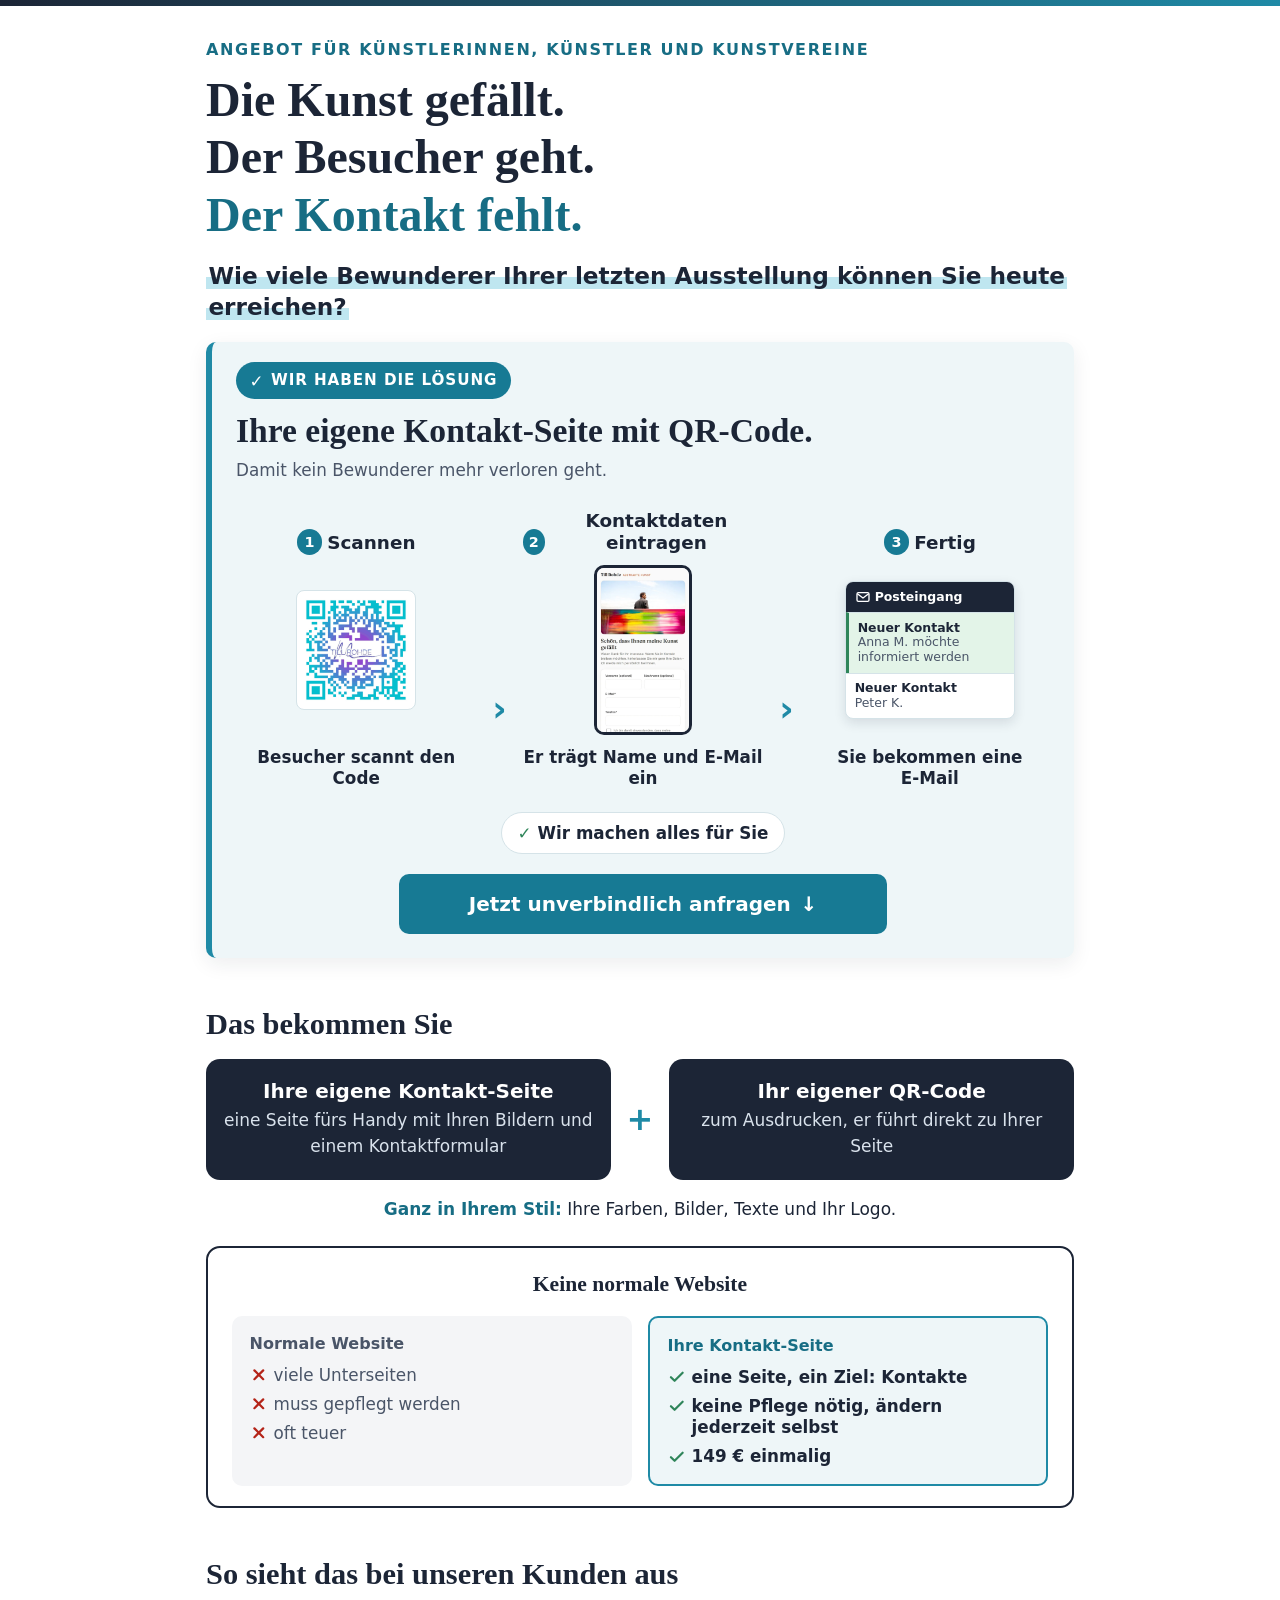
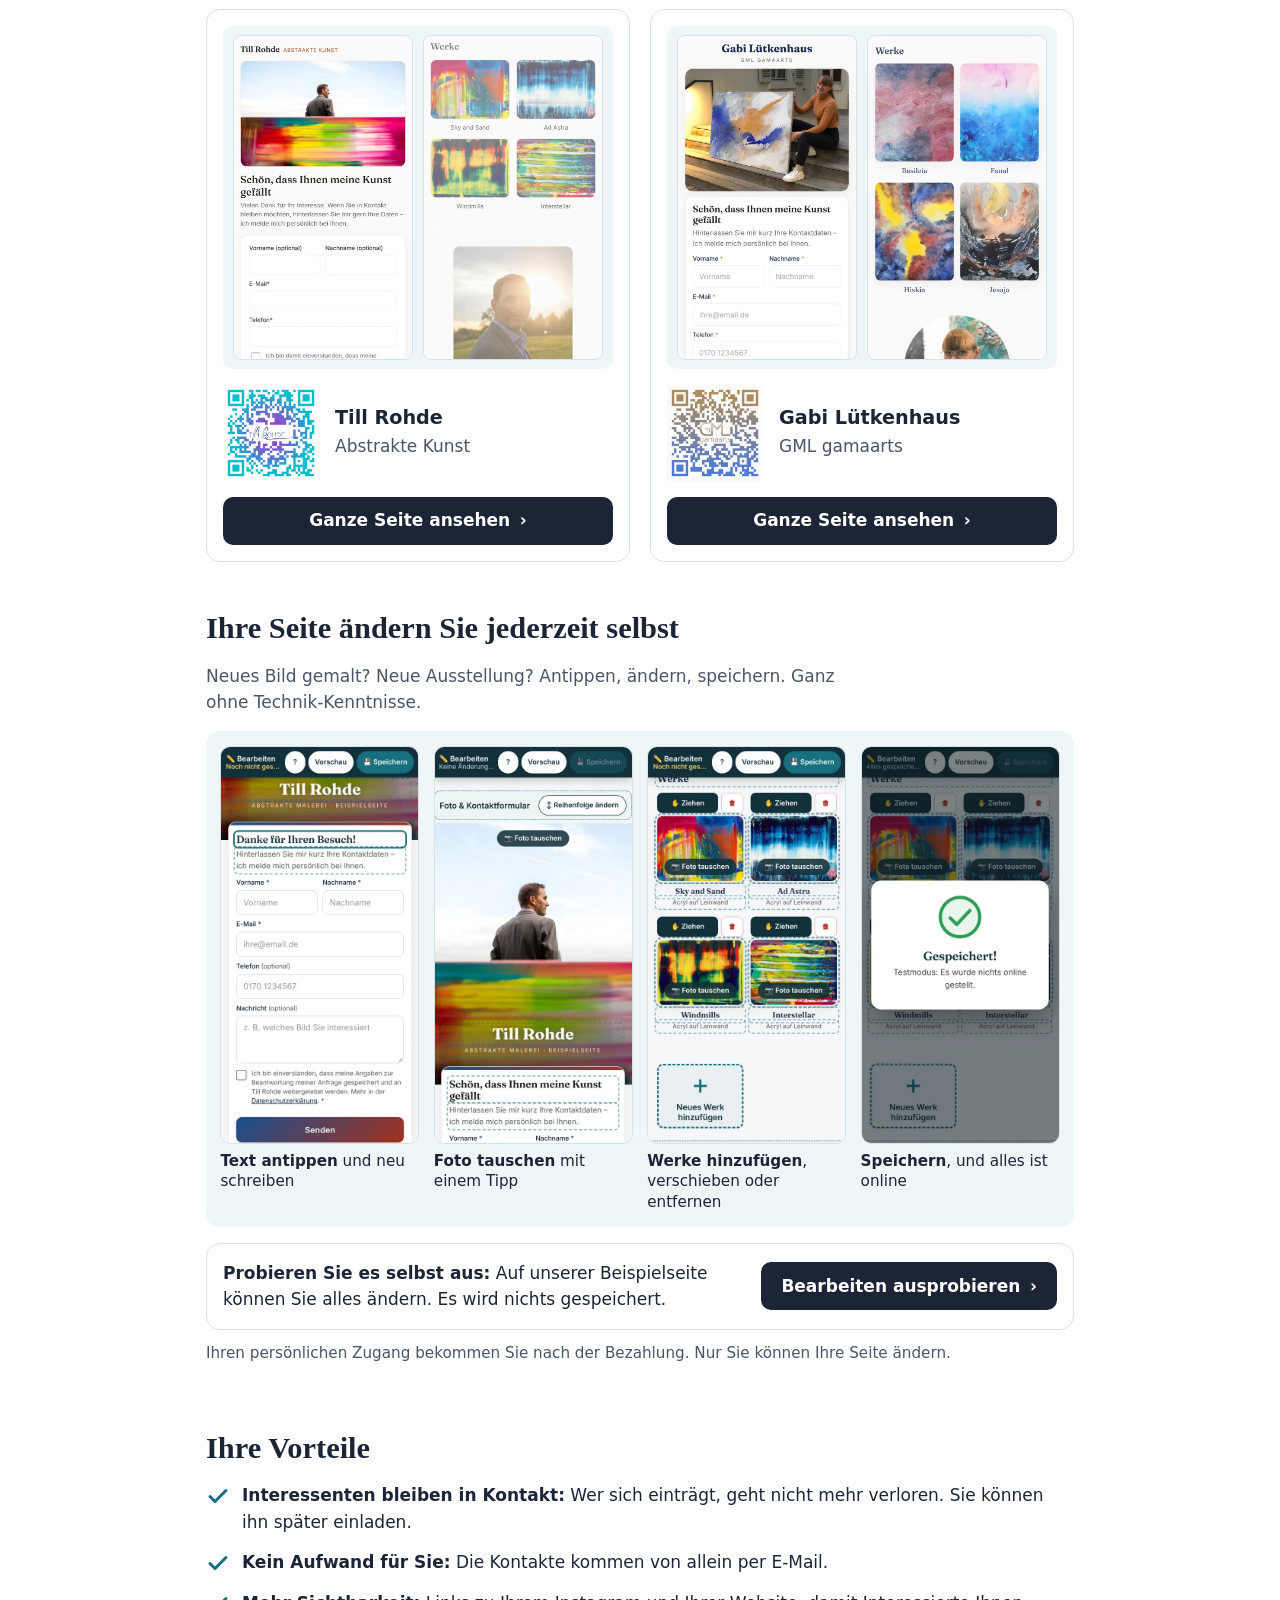
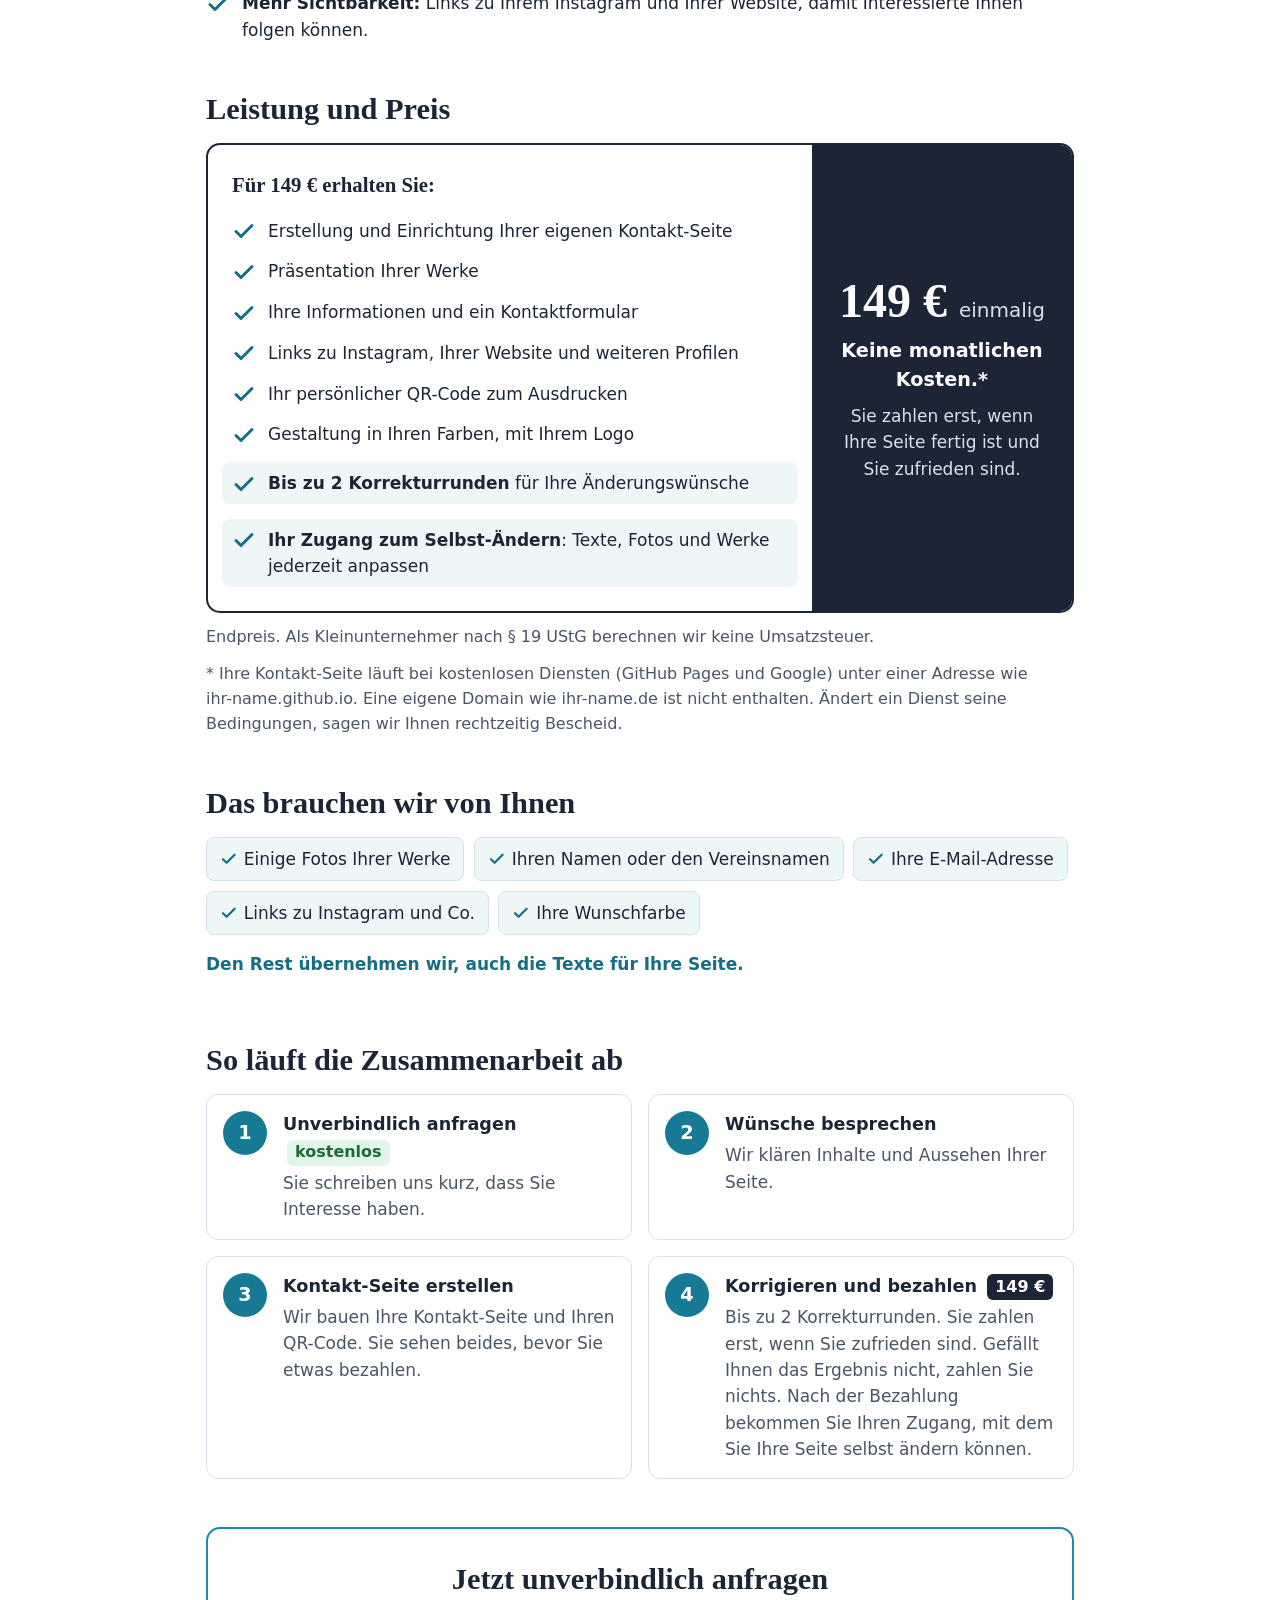
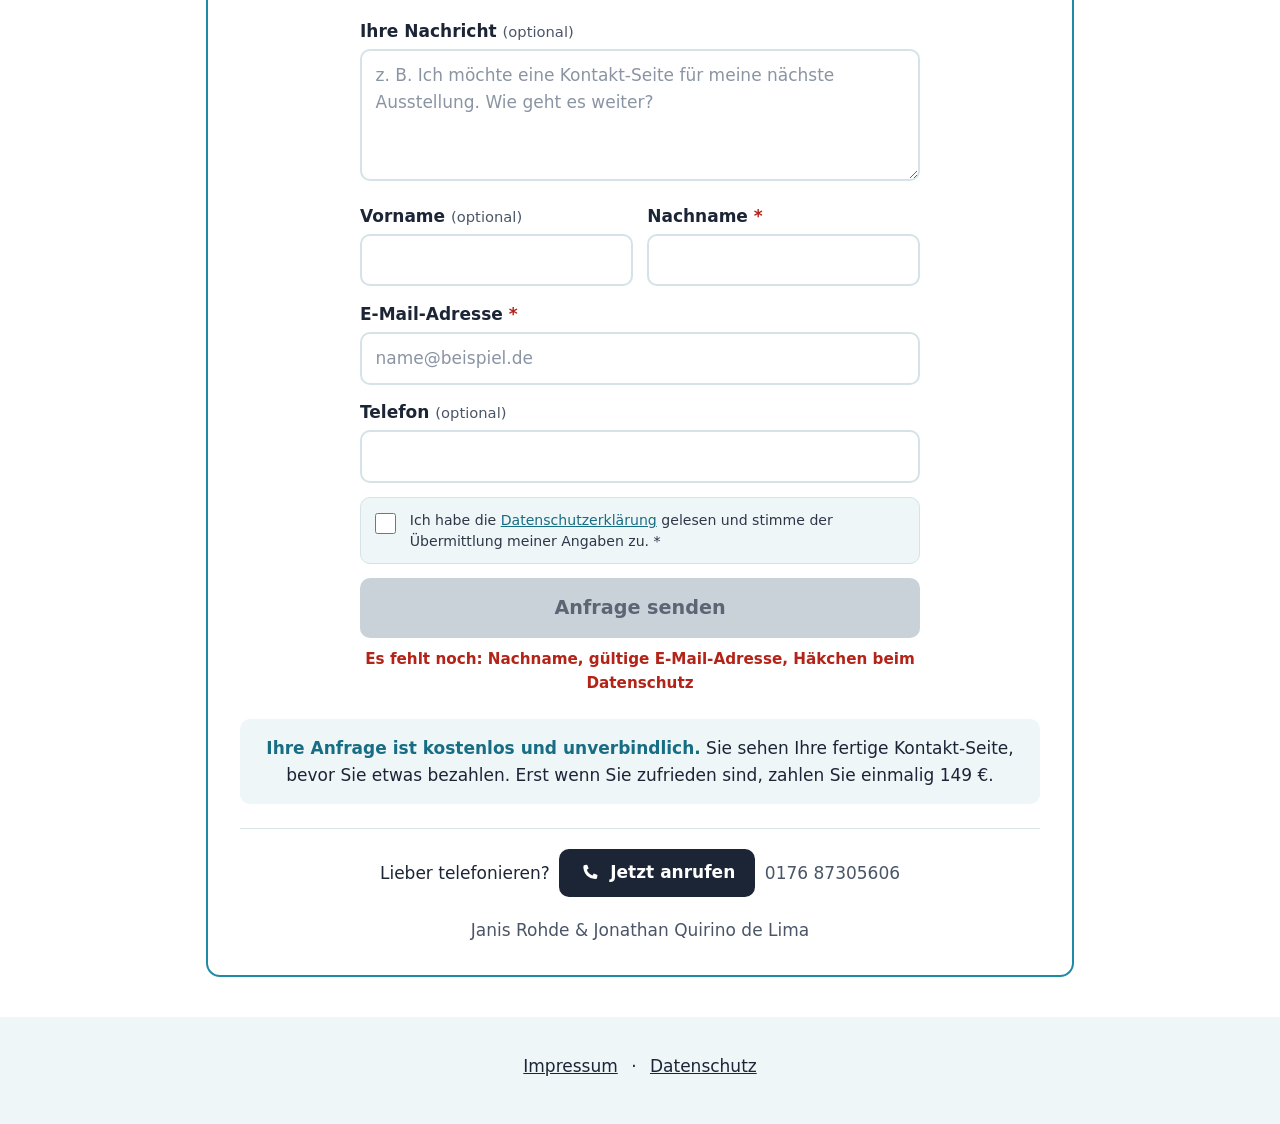
<file: index.html>
<!DOCTYPE html>
<html lang="de">
<head>
<meta charset="utf-8">
<meta name="viewport" content="width=device-width, initial-scale=1">
<meta http-equiv="Content-Security-Policy" content="default-src 'none'; img-src 'self' https://kontaktseite.goatcounter.com; style-src 'self'; script-src 'self'; connect-src https://script.google.com https://script.googleusercontent.com https://cloudflare-dns.com; form-action 'none'; base-uri 'none'; upgrade-insecure-requests">
<meta name="referrer" content="strict-origin-when-cross-origin">
<title>Die Kunst gefällt. Der Kontakt fehlt. | Kontakt-Seite mit QR-Code für Künstler</title>
<meta name="description" content="Besucher bewundern Ihre Kunst und gehen wieder. Mit Ihrer eigenen Kontakt-Seite und QR-Code hinterlassen sie ihre E-Mail. 149 € einmalig, kein Abo.">
<link rel="canonical" href="https://kontaktseite-qr.de/">

<!-- Vorschau beim Teilen (WhatsApp, E-Mail, Messenger) -->
<meta property="og:type" content="website">
<meta property="og:locale" content="de_DE">
<meta property="og:title" content="Die Kunst gefällt. Der Besucher geht. Der Kontakt fehlt.">
<meta property="og:description" content="Ihre eigene Kontakt-Seite mit QR-Code: Besucher scannen, Sie bekommen ihre E-Mail. 149 € einmalig, kein Abo.">
<meta property="og:url" content="https://kontaktseite-qr.de/">
<meta property="og:image" content="https://kontaktseite-qr.de/vorschau.jpg">
<meta property="og:image:width" content="1200">
<meta property="og:image:height" content="630">
<meta property="og:image:alt" content="Kontakt-Seite mit QR-Code für Künstler">
<meta name="twitter:card" content="summary_large_image">

<link rel="icon" href="favicon.svg" type="image/svg+xml">
<link rel="stylesheet" href="style.css">
<script src="anfrage.js" defer></script>
<script src="zaehler.js" defer></script>
</head>
<body>
<a class="skip" href="#inhalt">Zum Inhalt springen</a>
<div class="topbar"></div>

<main id="inhalt" class="wrap">

  <!-- 1. Kopfbereich -->
  <header>
    <p class="kicker">Angebot für Künstlerinnen, Künstler und Kunstvereine</p>
    <h1><span class="nw line">Die Kunst gefällt.</span> <span class="nw line">Der Besucher geht.</span> <span class="nw">Der Kontakt fehlt.</span></h1>
    <p class="question"><span>Wie viele Bewunderer Ihrer letzten Ausstellung können Sie heute erreichen?</span></p>
    <div class="solution">
      <p class="solution-badge">Wir haben die Lösung</p>
      <p class="solution-title">Ihre eigene Kontakt-Seite mit <span class="nw">QR-Code</span>.</p>
      <p class="solution-sub">Damit kein Bewunderer mehr verloren geht.</p>
      <ol class="product" aria-label="So einfach funktioniert es">
        <li>
          <strong><span class="n">1</span> Scannen</strong>
          <div class="vis"><img class="qr" src="till-qr.png" width="360" height="360" alt="Beispiel für einen QR-Code"></div>
          <b class="cap">Besucher scannt den Code</b>
        </li>
        <li class="arrow" aria-hidden="true">›</li>
        <li>
          <strong><span class="n">2</span> Kontaktdaten eintragen</strong>
          <div class="vis"><img class="phone" src="till-oben.webp" width="640" height="1149" alt="Beispiel für eine Kontakt-Seite auf dem Handy"></div>
          <b class="cap">Er trägt Name und E&#8209;Mail ein</b>
        </li>
        <li class="arrow" aria-hidden="true">›</li>
        <li>
          <strong><span class="n">3</span> Fertig</strong>
          <div class="vis">
            <div class="inbox" aria-hidden="true">
              <div class="inbox-top"><svg viewBox="0 0 24 24"><rect x="3" y="5.5" width="18" height="13" rx="2" fill="none" stroke="currentColor" stroke-width="2"/><path d="M3.5 7l8.5 6.5L20.5 7" fill="none" stroke="currentColor" stroke-width="2" stroke-linejoin="round"/></svg>Posteingang</div>
              <div class="inbox-mail new"><b>Neuer Kontakt</b><i>Anna M. möchte informiert werden</i></div>
              <div class="inbox-mail"><b>Neuer Kontakt</b><i>Peter K.</i></div>
            </div>
          </div>
          <b class="cap">Sie bekommen eine E&#8209;Mail</b>
        </li>
      </ol>
      <ul class="easy">
        <li>Wir machen alles für Sie</li>
      </ul>
      <p class="solution-cta"><a class="btn btn-main" href="#anfrage">Jetzt unverbindlich anfragen <span aria-hidden="true">↓</span></a></p>
    </div>
  </header>

  <!-- 2. Das bekommen Sie -->
  <section aria-labelledby="h-bekommen">
    <h2 id="h-bekommen">Das bekommen Sie</h2>
    <div class="offer">
      <div class="offer-box">
        <h3>Ihre eigene Kontakt-Seite</h3>
        <p>eine Seite fürs Handy mit Ihren Bildern und einem Kontaktformular</p>
      </div>
      <div class="plus" aria-hidden="true">+</div>
      <div class="offer-box">
        <h3>Ihr eigener QR-Code</h3>
        <p>zum Ausdrucken, er führt direkt zu Ihrer Seite</p>
      </div>
    </div>
    <p class="style-note"><strong>Ganz in Ihrem Stil:</strong> Ihre Farben, Bilder, Texte und Ihr Logo.</p>
    <div class="compare">
      <p class="compare-title">Keine normale Website</p>
      <div class="compare-grid">
        <div class="compare-col no">
          <p class="compare-head">Normale Website</p>
          <ul>
            <li><svg viewBox="0 0 24 24" aria-hidden="true"><path d="M6 6l12 12M18 6L6 18" fill="none" stroke="currentColor" stroke-width="3" stroke-linecap="round"/></svg>viele Unterseiten</li>
            <li><svg viewBox="0 0 24 24" aria-hidden="true"><path d="M6 6l12 12M18 6L6 18" fill="none" stroke="currentColor" stroke-width="3" stroke-linecap="round"/></svg>muss gepflegt werden</li>
            <li><svg viewBox="0 0 24 24" aria-hidden="true"><path d="M6 6l12 12M18 6L6 18" fill="none" stroke="currentColor" stroke-width="3" stroke-linecap="round"/></svg>oft teuer</li>
          </ul>
        </div>
        <div class="compare-col yes">
          <p class="compare-head">Ihre Kontakt-Seite</p>
          <ul>
            <li><svg viewBox="0 0 24 24" aria-hidden="true"><path d="M4 12.5l5 5L20 6.5" fill="none" stroke="currentColor" stroke-width="3" stroke-linecap="round" stroke-linejoin="round"/></svg>eine Seite, ein Ziel: Kontakte</li>
            <li><svg viewBox="0 0 24 24" aria-hidden="true"><path d="M4 12.5l5 5L20 6.5" fill="none" stroke="currentColor" stroke-width="3" stroke-linecap="round" stroke-linejoin="round"/></svg>keine Pflege nötig, ändern jederzeit selbst</li>
            <li><svg viewBox="0 0 24 24" aria-hidden="true"><path d="M4 12.5l5 5L20 6.5" fill="none" stroke="currentColor" stroke-width="3" stroke-linecap="round" stroke-linejoin="round"/></svg>149&nbsp;€ einmalig</li>
          </ul>
        </div>
      </div>
    </div>
  </section>

  <!-- 4. Kunden -->
  <section aria-labelledby="h-kunden">
    <h2 id="h-kunden">So sieht das bei unseren Kunden aus</h2>
    <div class="cards">

      <article class="card">
        <figure class="shots">
          <img src="till-oben.webp" width="640" height="1149" loading="lazy" alt="Handyansicht der Seite von Till Rohde, oben: Titelbild und Kontaktformular">
          <img src="till-unten.webp" width="640" height="1149" loading="lazy" alt="Handyansicht der Seite von Till Rohde, weiter unten: vier abstrakte Gemälde">
        </figure>
        <div class="who">
          <img src="till-qr.png" width="360" height="360" loading="lazy" alt="QR-Code, führt zur Seite von Till Rohde">
          <div>
            <h3>Till Rohde</h3>
            <p>Abstrakte Kunst</p>
          </div>
        </div>
        <a class="btn btn-dark" href="https://tillrohde.github.io/kontakt/" target="_blank" rel="noopener noreferrer">Ganze Seite ansehen <span aria-hidden="true">›</span><span class="sr-only"> (öffnet in neuem Fenster)</span></a>
      </article>

      <article class="card">
        <figure class="shots">
          <img src="gabi-oben.webp" width="640" height="1149" loading="lazy" alt="Handyansicht der Seite von Gabi Lütkenhaus, oben: Foto mit Gemälde und Kontaktformular">
          <img src="gabi-unten.webp" width="640" height="1149" loading="lazy" alt="Handyansicht der Seite von Gabi Lütkenhaus, weiter unten: vier Gemälde">
        </figure>
        <div class="who">
          <img src="gabi-qr.png" width="360" height="360" loading="lazy" alt="QR-Code, führt zur Seite von Gabi Lütkenhaus">
          <div>
            <h3>Gabi Lütkenhaus</h3>
            <p>GML gamaarts</p>
          </div>
        </div>
        <a class="btn btn-dark" href="https://gabiluetkenhaus.github.io/kontakt/" target="_blank" rel="noopener noreferrer">Ganze Seite ansehen <span aria-hidden="true">›</span><span class="sr-only"> (öffnet in neuem Fenster)</span></a>
      </article>

    </div>
  </section>

  <!-- Selbst ändern (Bearbeiten-Modus) -->
  <section aria-labelledby="h-selbst">
    <h2 id="h-selbst">Ihre Seite ändern Sie jederzeit selbst</h2>
    <p class="selbst-lead">Neues Bild gemalt? Neue Ausstellung? Antippen, ändern, speichern. Ganz ohne Technik-Kenntnisse.</p>
    <ol class="selbst">
      <li>
        <img src="edit-text.webp" width="520" height="1040" loading="lazy" alt="Bearbeiten-Ansicht am Handy: Die Überschrift wurde angetippt und neu geschrieben">
        <p><strong>Text antippen</strong> und neu schreiben</p>
      </li>
      <li>
        <img src="edit-foto.webp" width="520" height="1040" loading="lazy" alt="Bearbeiten-Ansicht am Handy: Knopf Foto tauschen auf dem Titelbild">
        <p><strong>Foto tauschen</strong> mit einem Tipp</p>
      </li>
      <li>
        <img src="edit-werke.webp" width="520" height="1040" loading="lazy" alt="Bearbeiten-Ansicht am Handy: Werke mit Knöpfen Ziehen und Entfernen, darunter ein großes Plus für ein neues Werk">
        <p><strong>Werke hinzufügen</strong>, verschieben oder entfernen</p>
      </li>
      <li>
        <img src="edit-speichern.webp" width="520" height="1040" loading="lazy" alt="Bearbeiten-Ansicht am Handy: Meldung Gespeichert mit grünem Haken">
        <p><strong>Speichern</strong>, und alles ist online</p>
      </li>
    </ol>
    <p class="selbst-wisch" aria-hidden="true">← Zur Seite wischen für mehr →</p>
    <div class="selbst-demo">
      <p><strong>Probieren Sie es selbst aus:</strong> Auf unserer Beispielseite können Sie alles ändern. Es wird nichts gespeichert.</p>
      <a class="btn btn-dark" href="https://kontaktseite.github.io/beispiel/ausprobieren.html" target="_blank" rel="noopener noreferrer">Bearbeiten ausprobieren <span aria-hidden="true">›</span><span class="sr-only"> (öffnet in neuem Fenster)</span></a>
    </div>
    <p class="selbst-hinweis">Ihren persönlichen Zugang bekommen Sie nach der Bezahlung. Nur Sie können Ihre Seite ändern.</p>
  </section>

  <!-- 5. Vorteile -->
  <section aria-labelledby="h-vorteile">
    <h2 id="h-vorteile">Ihre Vorteile</h2>
    <ul class="checks">
      <li><svg viewBox="0 0 24 24" aria-hidden="true"><path d="M4 12.5l5 5L20 6.5" fill="none" stroke="currentColor" stroke-width="3" stroke-linecap="round" stroke-linejoin="round"/></svg><span><strong>Interessenten bleiben in Kontakt:</strong> Wer sich einträgt, geht nicht mehr verloren. Sie können ihn später einladen.</span></li>
      <li><svg viewBox="0 0 24 24" aria-hidden="true"><path d="M4 12.5l5 5L20 6.5" fill="none" stroke="currentColor" stroke-width="3" stroke-linecap="round" stroke-linejoin="round"/></svg><span><strong>Kein Aufwand für Sie:</strong> Die Kontakte kommen von allein per E-Mail.</span></li>
      <li><svg viewBox="0 0 24 24" aria-hidden="true"><path d="M4 12.5l5 5L20 6.5" fill="none" stroke="currentColor" stroke-width="3" stroke-linecap="round" stroke-linejoin="round"/></svg><span><strong>Mehr Sichtbarkeit:</strong> Links zu Ihrem Instagram und Ihrer Website, damit Interessierte Ihnen folgen können.</span></li>
    </ul>
  </section>

  <!-- 4. + 5. Leistung und Preis -->
  <section aria-labelledby="h-leistung">
    <h2 id="h-leistung">Leistung und Preis</h2>
    <div class="offer-card">
      <div class="offer-list">
        <p class="list-title">Für 149 € erhalten Sie:</p>
        <ul class="checks">
          <li><svg viewBox="0 0 24 24" aria-hidden="true"><path d="M4 12.5l5 5L20 6.5" fill="none" stroke="currentColor" stroke-width="3" stroke-linecap="round" stroke-linejoin="round"/></svg><span>Erstellung und Einrichtung Ihrer eigenen Kontakt-Seite</span></li>
          <li><svg viewBox="0 0 24 24" aria-hidden="true"><path d="M4 12.5l5 5L20 6.5" fill="none" stroke="currentColor" stroke-width="3" stroke-linecap="round" stroke-linejoin="round"/></svg><span>Präsentation Ihrer Werke</span></li>
          <li><svg viewBox="0 0 24 24" aria-hidden="true"><path d="M4 12.5l5 5L20 6.5" fill="none" stroke="currentColor" stroke-width="3" stroke-linecap="round" stroke-linejoin="round"/></svg><span>Ihre Informationen und ein Kontaktformular</span></li>
          <li><svg viewBox="0 0 24 24" aria-hidden="true"><path d="M4 12.5l5 5L20 6.5" fill="none" stroke="currentColor" stroke-width="3" stroke-linecap="round" stroke-linejoin="round"/></svg><span>Links zu Instagram, Ihrer Website und weiteren Profilen</span></li>
          <li><svg viewBox="0 0 24 24" aria-hidden="true"><path d="M4 12.5l5 5L20 6.5" fill="none" stroke="currentColor" stroke-width="3" stroke-linecap="round" stroke-linejoin="round"/></svg><span>Ihr persönlicher QR-Code zum Ausdrucken</span></li>
          <li><svg viewBox="0 0 24 24" aria-hidden="true"><path d="M4 12.5l5 5L20 6.5" fill="none" stroke="currentColor" stroke-width="3" stroke-linecap="round" stroke-linejoin="round"/></svg><span>Gestaltung in Ihren Farben, mit Ihrem Logo</span></li>
          <li class="key"><svg viewBox="0 0 24 24" aria-hidden="true"><path d="M4 12.5l5 5L20 6.5" fill="none" stroke="currentColor" stroke-width="3" stroke-linecap="round" stroke-linejoin="round"/></svg><span><strong>Bis zu 2 Korrekturrunden</strong> für Ihre Änderungswünsche</span></li>
          <li class="key"><svg viewBox="0 0 24 24" aria-hidden="true"><path d="M4 12.5l5 5L20 6.5" fill="none" stroke="currentColor" stroke-width="3" stroke-linecap="round" stroke-linejoin="round"/></svg><span><strong>Ihr Zugang zum Selbst-Ändern</strong>: Texte, Fotos und Werke jederzeit anpassen</span></li>
        </ul>
      </div>
      <div class="price-bar">
        <p class="euro">149&nbsp;€ <span>einmalig</span></p>
        <p class="no-fees">Keine monatlichen Kosten.*</p>
        <p>Sie zahlen erst, wenn Ihre Seite fertig ist und Sie zufrieden sind.</p>
      </div>
    </div>
    <p class="fine">Endpreis. Als Kleinunternehmer nach § 19 UStG berechnen wir keine Umsatzsteuer.</p>
    <p class="fine">* Ihre Kontakt-Seite läuft bei kostenlosen Diensten (GitHub Pages und Google) unter einer Adresse wie <span class="nw">ihr-name.github.io</span>. Eine eigene Domain wie ihr-name.de ist nicht enthalten. Ändert ein Dienst seine Bedingungen, sagen wir Ihnen rechtzeitig Bescheid.</p>
  </section>

  <!-- Das brauchen wir -->
  <section aria-labelledby="h-brauche">
    <h2 id="h-brauche">Das brauchen wir von Ihnen</h2>
    <ul class="needs">
      <li><svg viewBox="0 0 24 24" aria-hidden="true"><path d="M4 12.5l5 5L20 6.5" fill="none" stroke="currentColor" stroke-width="3" stroke-linecap="round" stroke-linejoin="round"/></svg>Einige Fotos Ihrer Werke</li>
      <li><svg viewBox="0 0 24 24" aria-hidden="true"><path d="M4 12.5l5 5L20 6.5" fill="none" stroke="currentColor" stroke-width="3" stroke-linecap="round" stroke-linejoin="round"/></svg>Ihren Namen oder den Vereinsnamen</li>
      <li><svg viewBox="0 0 24 24" aria-hidden="true"><path d="M4 12.5l5 5L20 6.5" fill="none" stroke="currentColor" stroke-width="3" stroke-linecap="round" stroke-linejoin="round"/></svg>Ihre E-Mail-Adresse</li>
      <li><svg viewBox="0 0 24 24" aria-hidden="true"><path d="M4 12.5l5 5L20 6.5" fill="none" stroke="currentColor" stroke-width="3" stroke-linecap="round" stroke-linejoin="round"/></svg>Links zu Instagram und Co.</li>
      <li><svg viewBox="0 0 24 24" aria-hidden="true"><path d="M4 12.5l5 5L20 6.5" fill="none" stroke="currentColor" stroke-width="3" stroke-linecap="round" stroke-linejoin="round"/></svg>Ihre Wunschfarbe</li>
    </ul>
    <p class="highlight">Den Rest übernehmen wir, auch die Texte für Ihre Seite.</p>
  </section>

  <!-- 6. Ablauf -->
  <section aria-labelledby="h-ablauf">
    <h2 id="h-ablauf">So läuft die Zusammenarbeit ab</h2>
    <ol class="flow">
      <li>
        <span class="num" aria-hidden="true">1</span>
        <div>
          <p class="flow-title">Unverbindlich anfragen <span class="badge badge-free">kostenlos</span></p>
          <p>Sie schreiben uns kurz, dass Sie Interesse haben.</p>
        </div>
      </li>
      <li>
        <span class="num" aria-hidden="true">2</span>
        <div>
          <p class="flow-title">Wünsche besprechen</p>
          <p>Wir klären Inhalte und Aussehen Ihrer Seite.</p>
        </div>
      </li>
      <li>
        <span class="num" aria-hidden="true">3</span>
        <div>
          <p class="flow-title">Kontakt-Seite erstellen</p>
          <p>Wir bauen Ihre Kontakt-Seite und Ihren QR-Code. Sie sehen beides, bevor Sie etwas bezahlen.</p>
        </div>
      </li>
      <li>
        <span class="num" aria-hidden="true">4</span>
        <div>
          <p class="flow-title">Korrigieren und bezahlen <span class="badge badge-price">149&nbsp;€</span></p>
          <p>Bis zu 2 Korrekturrunden. Sie zahlen erst, wenn Sie zufrieden sind. Gefällt Ihnen das Ergebnis nicht, zahlen Sie nichts. Nach der Bezahlung bekommen Sie Ihren Zugang, mit dem Sie Ihre Seite selbst ändern können.</p>
        </div>
      </li>
    </ol>
  </section>

  <!-- 7. + 8. Anfrage -->
  <section id="anfrage" aria-labelledby="h-anfrage">
    <div class="cta">
      <h2 id="h-anfrage">Jetzt unverbindlich anfragen</h2>

      <form id="anfrage-form" class="lead-form" novalidate>
        <div class="hp" aria-hidden="true"><label>Website (bitte leer lassen) <input type="text" name="website" tabindex="-1" autocomplete="off"></label></div>

        <div class="field">
          <label for="f-msg">Ihre Nachricht <span class="opt">(optional)</span></label>
          <textarea id="f-msg" name="Nachricht" rows="4" maxlength="2000" placeholder="z. B. Ich möchte eine Kontakt-Seite für meine nächste Ausstellung. Wie geht es weiter?"></textarea>
        </div>
        <div class="row2">
          <div class="field">
            <label for="f-vorname">Vorname <span class="opt">(optional)</span></label>
            <input id="f-vorname" name="Vorname" type="text" autocomplete="given-name" maxlength="80">
          </div>
          <div class="field">
            <label for="f-nachname">Nachname <span class="req" aria-hidden="true">*</span></label>
            <input id="f-nachname" name="Nachname" type="text" autocomplete="family-name" maxlength="80" required aria-describedby="h-nachname">
            <p class="hint" id="h-nachname" aria-live="polite"></p>
          </div>
        </div>
        <div class="field">
          <label for="f-email">E-Mail-Adresse <span class="req" aria-hidden="true">*</span></label>
          <input id="f-email" name="email" type="email" inputmode="email" autocomplete="email" maxlength="120" required aria-describedby="h-email" placeholder="name@beispiel.de">
          <p class="hint" id="h-email" aria-live="polite"></p>
        </div>
        <div class="field">
          <label for="f-tel">Telefon <span class="opt">(optional)</span></label>
          <input id="f-tel" name="Telefon" type="tel" inputmode="tel" autocomplete="tel" maxlength="40" aria-describedby="h-tel">
          <p class="hint" id="h-tel" aria-live="polite"></p>
        </div>
        <div class="consent">
          <input id="f-consent" type="checkbox" required>
          <label for="f-consent">Ich habe die <a href="datenschutz.html#formular" target="_blank" rel="noopener noreferrer">Datenschutzerklärung</a> gelesen und stimme der Übermittlung meiner Angaben zu. <span class="req" aria-hidden="true">*</span></label>
        </div>
        <button id="f-send" class="btn btn-main send" type="submit" disabled>Anfrage senden</button>
        <p class="form-note" id="f-note">Bitte füllen Sie die Pflichtfelder aus.</p>
        <p class="form-wait" id="f-wait" hidden>Einen Moment noch, Ihre Anfrage wird übertragen …</p>
        <p class="sr-only" id="f-status" aria-live="polite"></p>
        <p class="form-error" id="f-error" role="alert" hidden></p>
      </form>

      <div id="anfrage-ok" class="success" hidden tabindex="-1">
        <svg class="tick" viewBox="0 0 52 52" aria-hidden="true"><circle cx="26" cy="26" r="24" fill="none"/><path d="M14 27l8 8 16-17" fill="none"/></svg>
        <p class="success-title">Anfrage erfolgreich gesendet!</p>
        <p>Ihre Anfrage wurde erfolgreich an <strong class="nw">&#106;&#97;&#110;&#105;&#115;&#46;&#114;&#111;&#104;&#100;&#101;&#64;&#121;&#97;&#104;&#111;&#111;&#46;&#99;&#111;&#109;</strong> gesendet.</p>
        <p class="muted-small">Wir melden uns persönlich bei Ihnen.</p>
      </div>

      <p class="transparency"><strong>Ihre Anfrage ist kostenlos und unverbindlich.</strong> Sie sehen Ihre fertige Kontakt-Seite, bevor Sie etwas bezahlen. Erst wenn Sie zufrieden sind, zahlen Sie einmalig 149&nbsp;€.</p>

      <div class="call">
        <p>Lieber telefonieren?</p>
        <a class="btn btn-dark" href="tel:+4917687305606"><svg viewBox="0 0 24 24" aria-hidden="true"><path d="M6.6 3.5l2.6-.4 1.7 4.2-2.1 1.5a11 11 0 0 0 6.4 6.4l1.5-2.1 4.2 1.7-.4 2.6a2 2 0 0 1-2.1 1.7C10.4 18.6 5.4 13.6 4.9 5.6a2 2 0 0 1 1.7-2.1z" fill="currentColor"/></svg>Jetzt anrufen</a>
        <p class="number">0176&nbsp;87305606</p>
      </div>

      <p class="sign">Janis Rohde &amp; Jonathan Quirino de Lima</p>
    </div>
  </section>

</main>

<footer>
  <nav aria-label="Rechtliches">
    <a href="impressum.html">Impressum</a> · <a href="datenschutz.html">Datenschutz</a>
  </nav>
</footer>
</body>
</html>
</file>
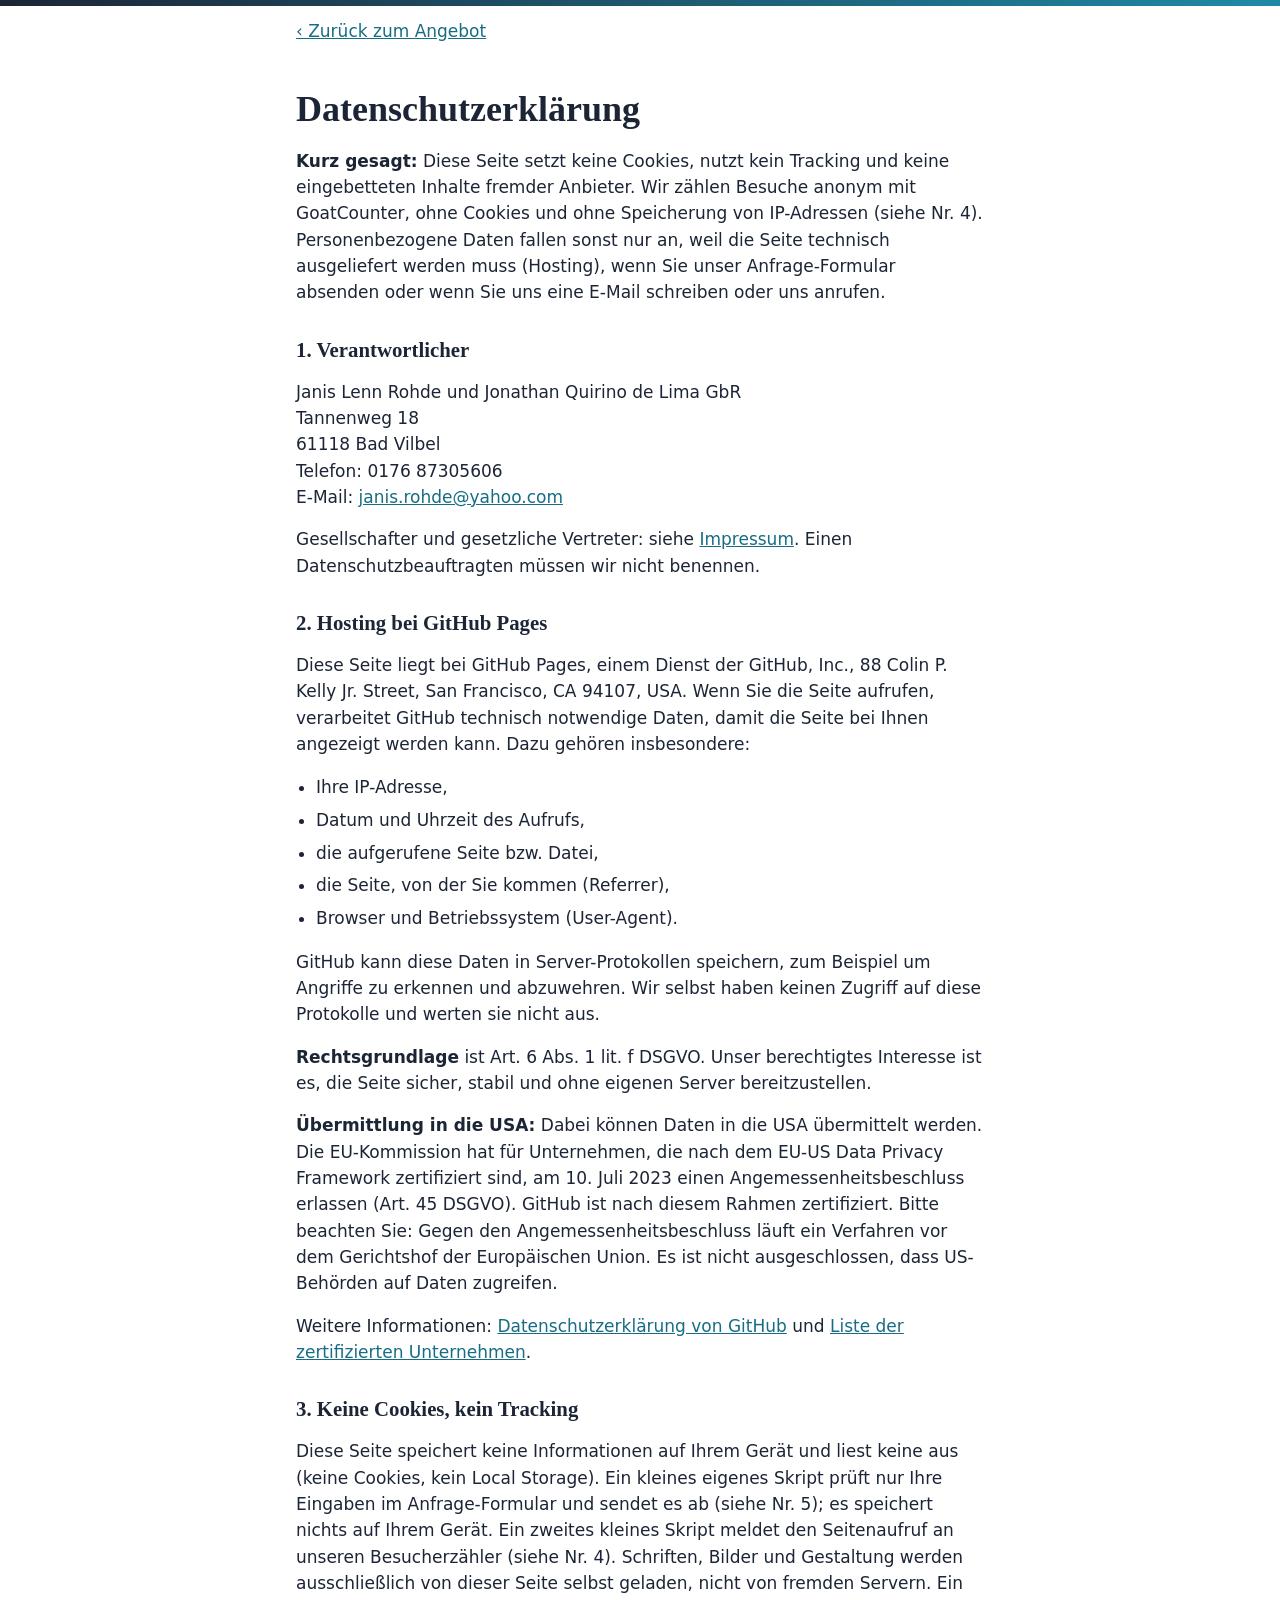
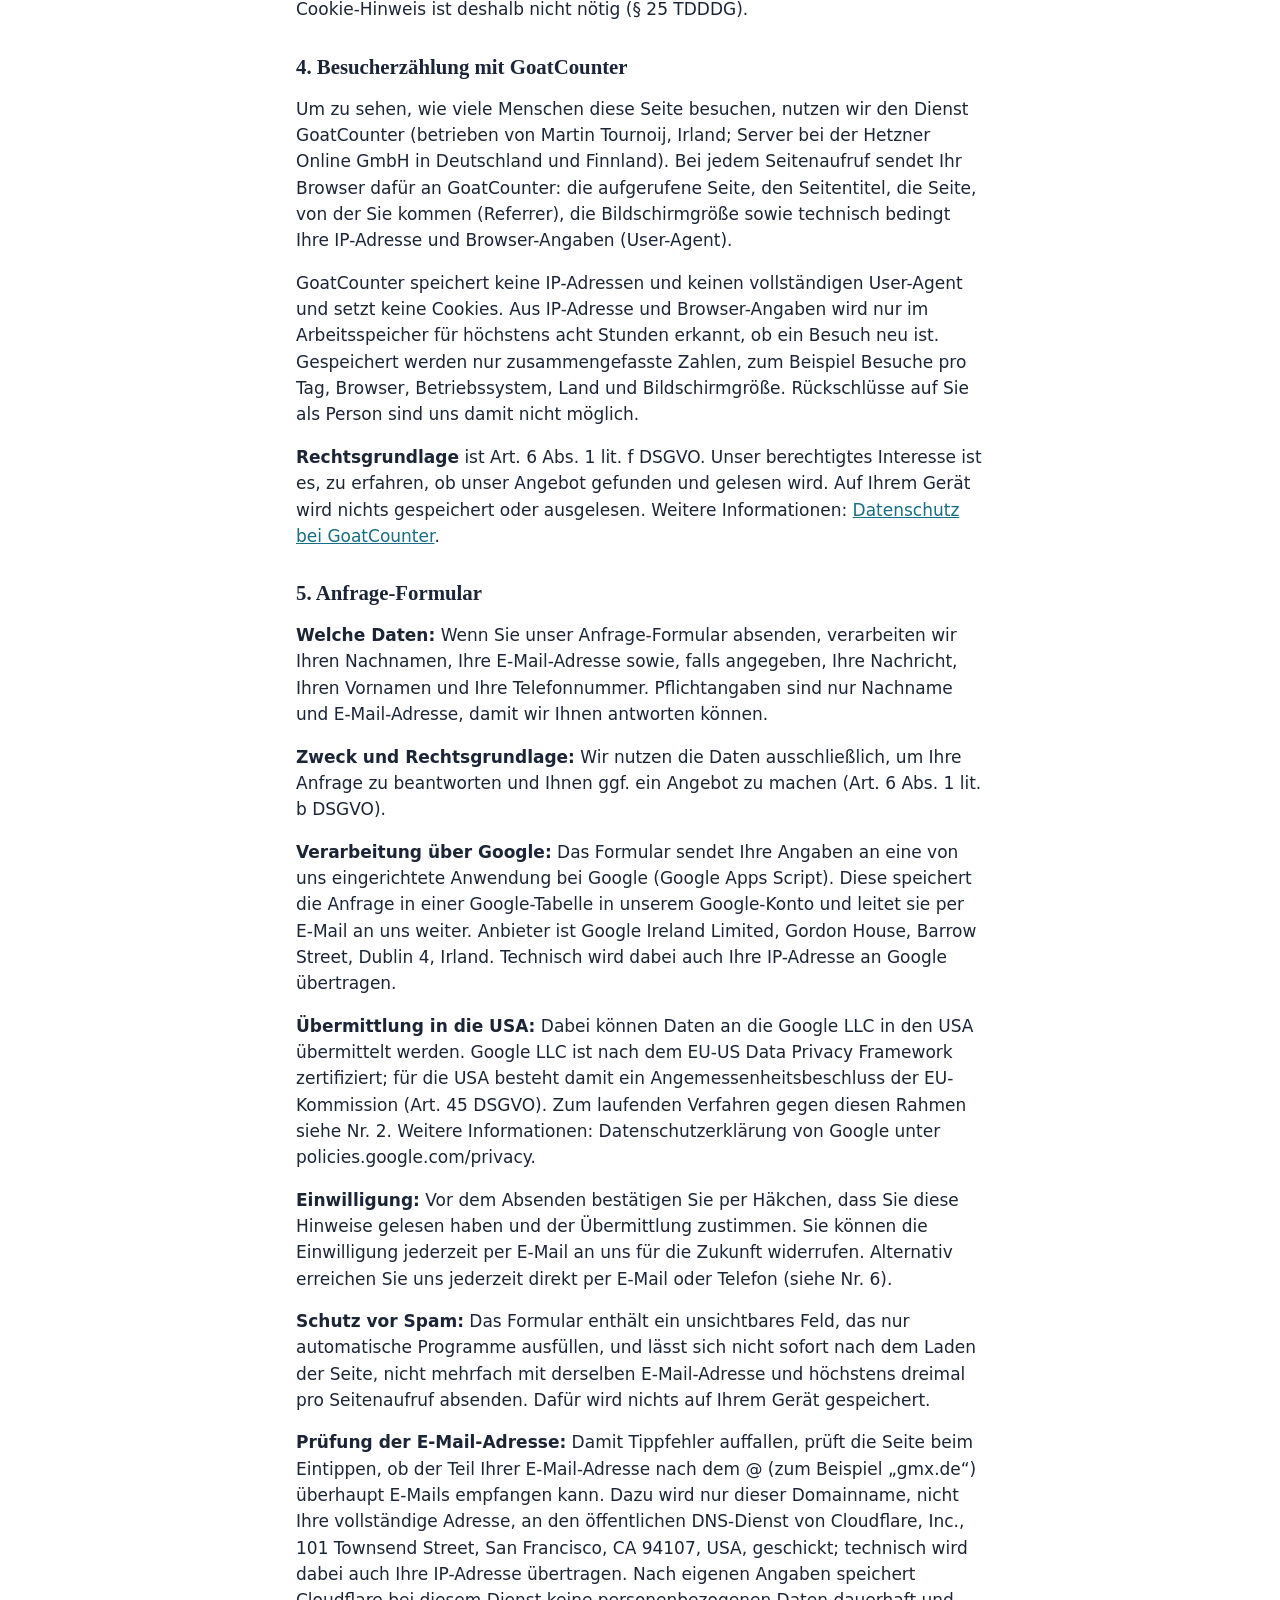
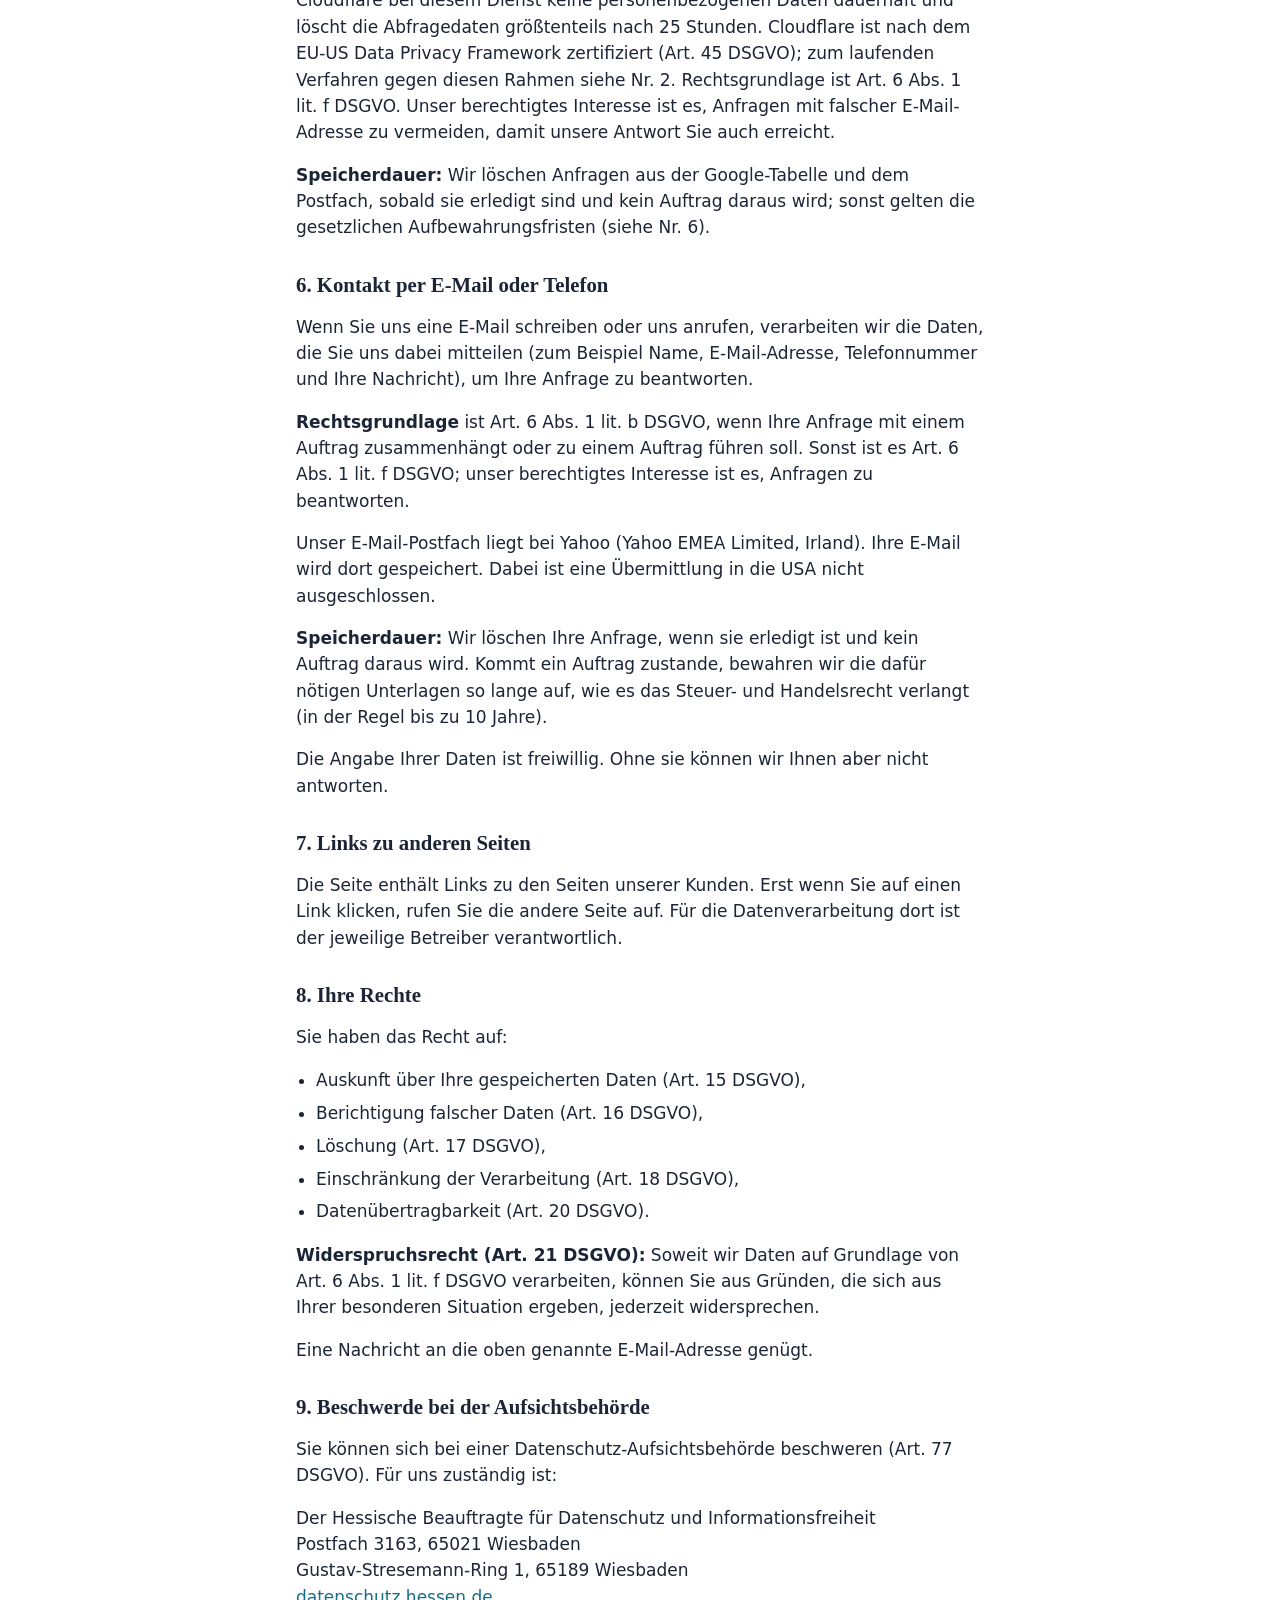
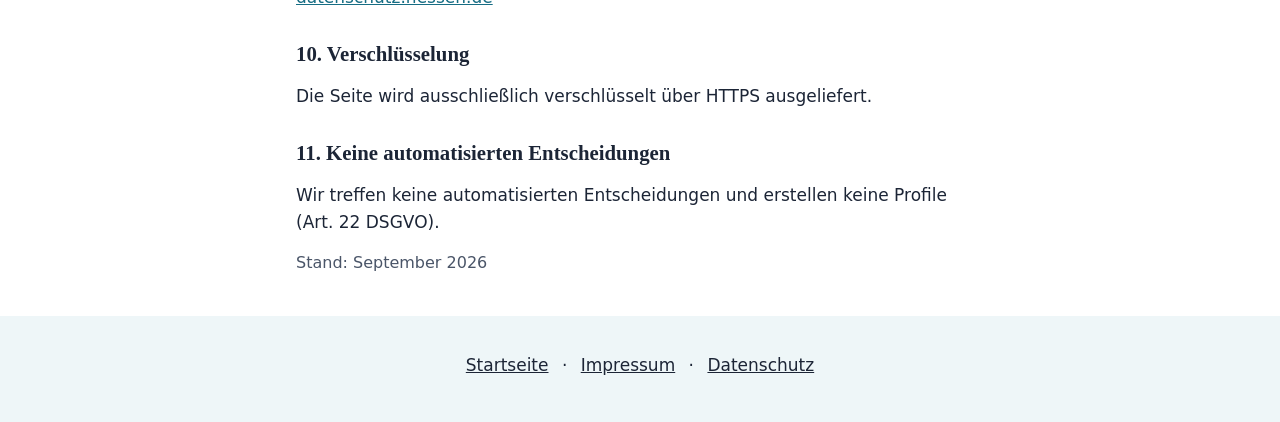
<file: datenschutz.html>
<!DOCTYPE html>
<html lang="de">
<head>
<meta charset="utf-8">
<meta name="viewport" content="width=device-width, initial-scale=1">
<meta http-equiv="Content-Security-Policy" content="default-src 'none'; img-src 'self'; style-src 'self'; base-uri 'none'; form-action 'none'; upgrade-insecure-requests">
<meta name="referrer" content="strict-origin-when-cross-origin">
<meta name="robots" content="noindex">
<title>Datenschutzerklärung</title>
<link rel="icon" href="favicon.svg" type="image/svg+xml">
<link rel="stylesheet" href="style.css">
</head>
<body>
<div class="topbar"></div>

<main class="wrap legal">
  <a class="back" href="index.html">‹ Zurück zum Angebot</a>

  <h1>Datenschutzerklärung</h1>

  <p><strong>Kurz gesagt:</strong> Diese Seite setzt keine Cookies, nutzt kein Tracking und keine eingebetteten Inhalte fremder Anbieter. Wir zählen Besuche anonym mit GoatCounter, ohne Cookies und ohne Speicherung von IP-Adressen (siehe Nr. 4). Personenbezogene Daten fallen sonst nur an, weil die Seite technisch ausgeliefert werden muss (Hosting), wenn Sie unser Anfrage-Formular absenden oder wenn Sie uns eine E-Mail schreiben oder uns anrufen.</p>

  <h2>1. Verantwortlicher</h2>
  <address>
    Janis Lenn Rohde und Jonathan Quirino de Lima GbR<br>
    Tannenweg 18<br>
    61118 Bad Vilbel<br>
    Telefon: 0176&nbsp;87305606<br>
    E-Mail: <a href="&#109;&#97;&#105;&#108;&#116;&#111;&#58;&#106;&#97;&#110;&#105;&#115;&#46;&#114;&#111;&#104;&#100;&#101;&#64;&#121;&#97;&#104;&#111;&#111;&#46;&#99;&#111;&#109;">&#106;&#97;&#110;&#105;&#115;&#46;&#114;&#111;&#104;&#100;&#101;&#64;&#121;&#97;&#104;&#111;&#111;&#46;&#99;&#111;&#109;</a>
  </address>
  <p>Gesellschafter und gesetzliche Vertreter: siehe <a href="impressum.html">Impressum</a>. Einen Datenschutzbeauftragten müssen wir nicht benennen.</p>

  <h2>2. Hosting bei GitHub Pages</h2>
  <p>Diese Seite liegt bei GitHub Pages, einem Dienst der GitHub, Inc., 88 Colin P. Kelly Jr. Street, San Francisco, CA 94107, USA. Wenn Sie die Seite aufrufen, verarbeitet GitHub technisch notwendige Daten, damit die Seite bei Ihnen angezeigt werden kann. Dazu gehören insbesondere:</p>
  <ul>
    <li>Ihre IP-Adresse,</li>
    <li>Datum und Uhrzeit des Aufrufs,</li>
    <li>die aufgerufene Seite bzw. Datei,</li>
    <li>die Seite, von der Sie kommen (Referrer),</li>
    <li>Browser und Betriebssystem (User-Agent).</li>
  </ul>
  <p>GitHub kann diese Daten in Server-Protokollen speichern, zum Beispiel um Angriffe zu erkennen und abzuwehren. Wir selbst haben keinen Zugriff auf diese Protokolle und werten sie nicht aus.</p>
  <p><strong>Rechtsgrundlage</strong> ist Art. 6 Abs. 1 lit. f DSGVO. Unser berechtigtes Interesse ist es, die Seite sicher, stabil und ohne eigenen Server bereitzustellen.</p>
  <p><strong>Übermittlung in die USA:</strong> Dabei können Daten in die USA übermittelt werden. Die EU-Kommission hat für Unternehmen, die nach dem EU-US Data Privacy Framework zertifiziert sind, am 10. Juli 2023 einen Angemessenheitsbeschluss erlassen (Art. 45 DSGVO). GitHub ist nach diesem Rahmen zertifiziert. Bitte beachten Sie: Gegen den Angemessenheitsbeschluss läuft ein Verfahren vor dem Gerichtshof der Europäischen Union. Es ist nicht ausgeschlossen, dass US-Behörden auf Daten zugreifen.</p>
  <p>Weitere Informationen: <a href="https://docs.github.com/de/site-policy/privacy-policies/github-general-privacy-statement" target="_blank" rel="noopener noreferrer">Datenschutzerklärung von GitHub</a> und <a href="https://www.dataprivacyframework.gov/list" target="_blank" rel="noopener noreferrer">Liste der zertifizierten Unternehmen</a>.</p>

  <h2>3. Keine Cookies, kein Tracking</h2>
  <p>Diese Seite speichert keine Informationen auf Ihrem Gerät und liest keine aus (keine Cookies, kein Local Storage). Ein kleines eigenes Skript prüft nur Ihre Eingaben im Anfrage-Formular und sendet es ab (siehe Nr. 5); es speichert nichts auf Ihrem Gerät. Ein zweites kleines Skript meldet den Seitenaufruf an unseren Besucherzähler (siehe Nr. 4). Schriften, Bilder und Gestaltung werden ausschließlich von dieser Seite selbst geladen, nicht von fremden Servern. Ein Cookie-Hinweis ist deshalb nicht nötig (§ 25 TDDDG).</p>

  <h2 id="zaehler">4. Besucherzählung mit GoatCounter</h2>
  <p>Um zu sehen, wie viele Menschen diese Seite besuchen, nutzen wir den Dienst GoatCounter (betrieben von Martin Tournoij, Irland; Server bei der Hetzner Online GmbH in Deutschland und Finnland). Bei jedem Seitenaufruf sendet Ihr Browser dafür an GoatCounter: die aufgerufene Seite, den Seitentitel, die Seite, von der Sie kommen (Referrer), die Bildschirmgröße sowie technisch bedingt Ihre IP-Adresse und Browser-Angaben (User-Agent).</p>
  <p>GoatCounter speichert keine IP-Adressen und keinen vollständigen User-Agent und setzt keine Cookies. Aus IP-Adresse und Browser-Angaben wird nur im Arbeitsspeicher für höchstens acht Stunden erkannt, ob ein Besuch neu ist. Gespeichert werden nur zusammengefasste Zahlen, zum Beispiel Besuche pro Tag, Browser, Betriebssystem, Land und Bildschirmgröße. Rückschlüsse auf Sie als Person sind uns damit nicht möglich.</p>
  <p><strong>Rechtsgrundlage</strong> ist Art. 6 Abs. 1 lit. f DSGVO. Unser berechtigtes Interesse ist es, zu erfahren, ob unser Angebot gefunden und gelesen wird. Auf Ihrem Gerät wird nichts gespeichert oder ausgelesen. Weitere Informationen: <a href="https://www.goatcounter.com/help/privacy" target="_blank" rel="noopener noreferrer">Datenschutz bei GoatCounter</a>.</p>

  <h2 id="formular">5. Anfrage-Formular</h2>
  <p><strong>Welche Daten:</strong> Wenn Sie unser Anfrage-Formular absenden, verarbeiten wir Ihren Nachnamen, Ihre E-Mail-Adresse sowie, falls angegeben, Ihre Nachricht, Ihren Vornamen und Ihre Telefonnummer. Pflichtangaben sind nur Nachname und E-Mail-Adresse, damit wir Ihnen antworten können.</p>
  <p><strong>Zweck und Rechtsgrundlage:</strong> Wir nutzen die Daten ausschließlich, um Ihre Anfrage zu beantworten und Ihnen ggf. ein Angebot zu machen (Art. 6 Abs. 1 lit. b DSGVO).</p>
  <p><strong>Verarbeitung über Google:</strong> Das Formular sendet Ihre Angaben an eine von uns eingerichtete Anwendung bei Google (Google Apps Script). Diese speichert die Anfrage in einer Google-Tabelle in unserem Google-Konto und leitet sie per E-Mail an uns weiter. Anbieter ist Google Ireland Limited, Gordon House, Barrow Street, Dublin 4, Irland. Technisch wird dabei auch Ihre IP-Adresse an Google übertragen.</p>
  <p><strong>Übermittlung in die USA:</strong> Dabei können Daten an die Google LLC in den USA übermittelt werden. Google LLC ist nach dem EU-US Data Privacy Framework zertifiziert; für die USA besteht damit ein Angemessenheitsbeschluss der EU-Kommission (Art. 45 DSGVO). Zum laufenden Verfahren gegen diesen Rahmen siehe Nr. 2. Weitere Informationen: Datenschutzerklärung von Google unter policies.google.com/privacy.</p>
  <p><strong>Einwilligung:</strong> Vor dem Absenden bestätigen Sie per Häkchen, dass Sie diese Hinweise gelesen haben und der Übermittlung zustimmen. Sie können die Einwilligung jederzeit per E-Mail an uns für die Zukunft widerrufen. Alternativ erreichen Sie uns jederzeit direkt per E-Mail oder Telefon (siehe Nr. 6).</p>
  <p><strong>Schutz vor Spam:</strong> Das Formular enthält ein unsichtbares Feld, das nur automatische Programme ausfüllen, und lässt sich nicht sofort nach dem Laden der Seite, nicht mehrfach mit derselben E-Mail-Adresse und höchstens dreimal pro Seitenaufruf absenden. Dafür wird nichts auf Ihrem Gerät gespeichert.</p>
  <p id="email-pruefung"><strong>Prüfung der E-Mail-Adresse:</strong> Damit Tippfehler auffallen, prüft die Seite beim Eintippen, ob der Teil Ihrer E-Mail-Adresse nach dem @ (zum Beispiel „gmx.de“) überhaupt E-Mails empfangen kann. Dazu wird nur dieser Domainname, nicht Ihre vollständige Adresse, an den öffentlichen DNS-Dienst von Cloudflare, Inc., 101 Townsend Street, San Francisco, CA 94107, USA, geschickt; technisch wird dabei auch Ihre IP-Adresse übertragen. Nach eigenen Angaben speichert Cloudflare bei diesem Dienst keine personenbezogenen Daten dauerhaft und löscht die Abfragedaten größtenteils nach 25 Stunden. Cloudflare ist nach dem EU-US Data Privacy Framework zertifiziert (Art. 45 DSGVO); zum laufenden Verfahren gegen diesen Rahmen siehe Nr. 2. Rechtsgrundlage ist Art. 6 Abs. 1 lit. f DSGVO. Unser berechtigtes Interesse ist es, Anfragen mit falscher E-Mail-Adresse zu vermeiden, damit unsere Antwort Sie auch erreicht.</p>
  <p><strong>Speicherdauer:</strong> Wir löschen Anfragen aus der Google-Tabelle und dem Postfach, sobald sie erledigt sind und kein Auftrag daraus wird; sonst gelten die gesetzlichen Aufbewahrungsfristen (siehe Nr. 6).</p>

  <h2>6. Kontakt per E-Mail oder Telefon</h2>
  <p>Wenn Sie uns eine E-Mail schreiben oder uns anrufen, verarbeiten wir die Daten, die Sie uns dabei mitteilen (zum Beispiel Name, E-Mail-Adresse, Telefonnummer und Ihre Nachricht), um Ihre Anfrage zu beantworten.</p>
  <p><strong>Rechtsgrundlage</strong> ist Art. 6 Abs. 1 lit. b DSGVO, wenn Ihre Anfrage mit einem Auftrag zusammenhängt oder zu einem Auftrag führen soll. Sonst ist es Art. 6 Abs. 1 lit. f DSGVO; unser berechtigtes Interesse ist es, Anfragen zu beantworten.</p>
  <p>Unser E-Mail-Postfach liegt bei Yahoo (Yahoo EMEA Limited, Irland). Ihre E-Mail wird dort gespeichert. Dabei ist eine Übermittlung in die USA nicht ausgeschlossen.</p>
  <p><strong>Speicherdauer:</strong> Wir löschen Ihre Anfrage, wenn sie erledigt ist und kein Auftrag daraus wird. Kommt ein Auftrag zustande, bewahren wir die dafür nötigen Unterlagen so lange auf, wie es das Steuer- und Handelsrecht verlangt (in der Regel bis zu 10 Jahre).</p>
  <p>Die Angabe Ihrer Daten ist freiwillig. Ohne sie können wir Ihnen aber nicht antworten.</p>

  <h2>7. Links zu anderen Seiten</h2>
  <p>Die Seite enthält Links zu den Seiten unserer Kunden. Erst wenn Sie auf einen Link klicken, rufen Sie die andere Seite auf. Für die Datenverarbeitung dort ist der jeweilige Betreiber verantwortlich.</p>

  <h2>8. Ihre Rechte</h2>
  <p>Sie haben das Recht auf:</p>
  <ul>
    <li>Auskunft über Ihre gespeicherten Daten (Art. 15 DSGVO),</li>
    <li>Berichtigung falscher Daten (Art. 16 DSGVO),</li>
    <li>Löschung (Art. 17 DSGVO),</li>
    <li>Einschränkung der Verarbeitung (Art. 18 DSGVO),</li>
    <li>Datenübertragbarkeit (Art. 20 DSGVO).</li>
  </ul>
  <p><strong>Widerspruchsrecht (Art. 21 DSGVO):</strong> Soweit wir Daten auf Grundlage von Art. 6 Abs. 1 lit. f DSGVO verarbeiten, können Sie aus Gründen, die sich aus Ihrer besonderen Situation ergeben, jederzeit widersprechen.</p>
  <p>Eine Nachricht an die oben genannte E-Mail-Adresse genügt.</p>

  <h2>9. Beschwerde bei der Aufsichtsbehörde</h2>
  <p>Sie können sich bei einer Datenschutz-Aufsichtsbehörde beschweren (Art. 77 DSGVO). Für uns zuständig ist:</p>
  <address>
    Der Hessische Beauftragte für Datenschutz und Informationsfreiheit<br>
    Postfach 3163, 65021 Wiesbaden<br>
    Gustav-Stresemann-Ring 1, 65189 Wiesbaden<br>
    <a href="https://datenschutz.hessen.de" target="_blank" rel="noopener noreferrer">datenschutz.hessen.de</a>
  </address>

  <h2>10. Verschlüsselung</h2>
  <p>Die Seite wird ausschließlich verschlüsselt über HTTPS ausgeliefert.</p>

  <h2>11. Keine automatisierten Entscheidungen</h2>
  <p>Wir treffen keine automatisierten Entscheidungen und erstellen keine Profile (Art. 22 DSGVO).</p>

  <p class="fine">Stand: September 2026</p>
</main>

<footer>
  <nav aria-label="Rechtliches">
    <a href="index.html">Startseite</a> · <a href="impressum.html">Impressum</a> · <a href="datenschutz.html" aria-current="page">Datenschutz</a>
  </nav>
</footer>
</body>
</html>
</file>
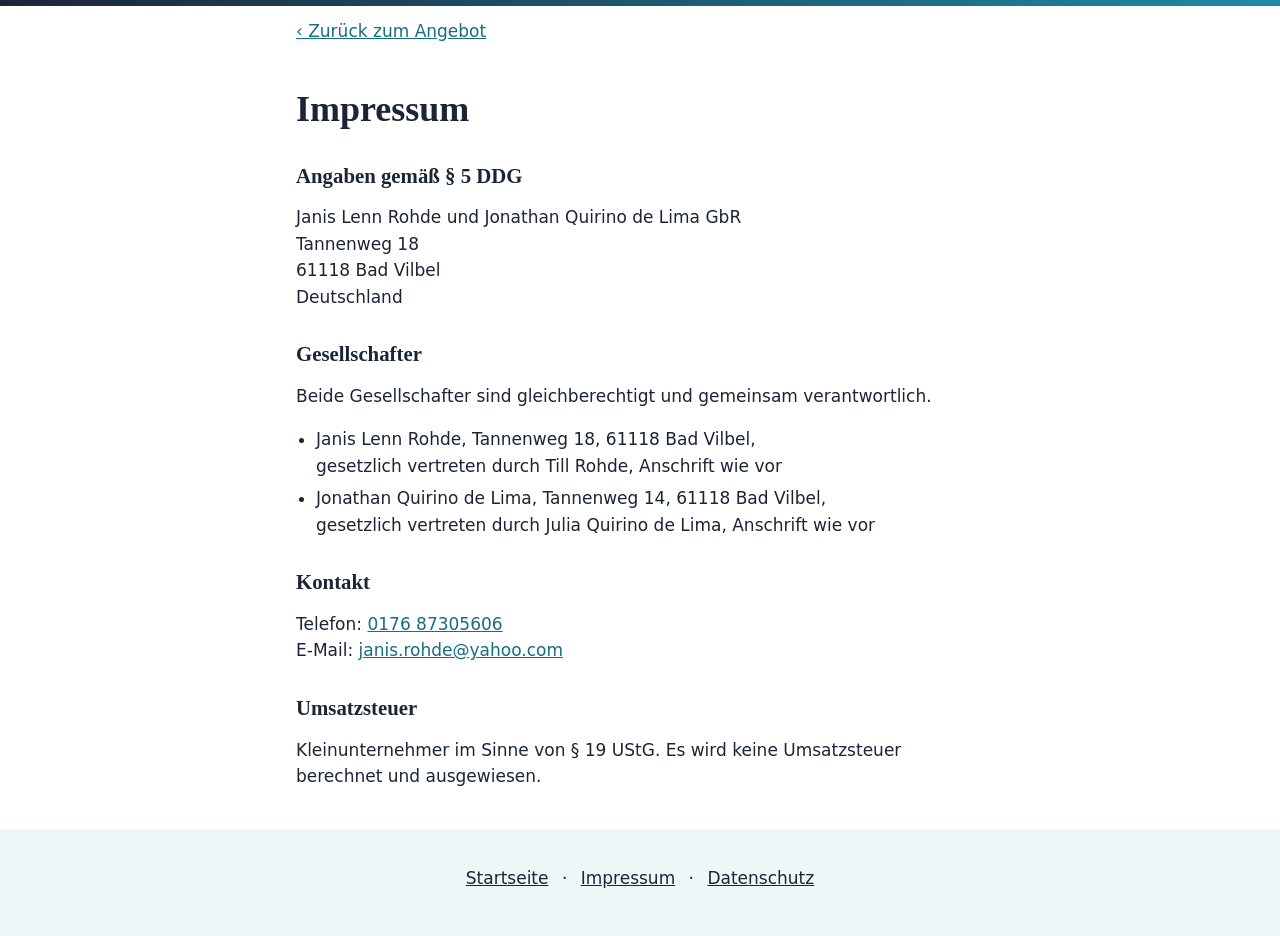
<file: impressum.html>
<!DOCTYPE html>
<html lang="de">
<head>
<meta charset="utf-8">
<meta name="viewport" content="width=device-width, initial-scale=1">
<meta http-equiv="Content-Security-Policy" content="default-src 'none'; img-src 'self'; style-src 'self'; base-uri 'none'; form-action 'none'; upgrade-insecure-requests">
<meta name="referrer" content="strict-origin-when-cross-origin">
<meta name="robots" content="noindex">
<title>Impressum</title>
<link rel="icon" href="favicon.svg" type="image/svg+xml">
<link rel="stylesheet" href="style.css">
</head>
<body>
<div class="topbar"></div>

<main class="wrap legal">
  <a class="back" href="index.html">‹ Zurück zum Angebot</a>

  <h1>Impressum</h1>

  <h2>Angaben gemäß § 5 DDG</h2>
  <address>
    Janis Lenn Rohde und Jonathan Quirino de Lima GbR<br>
    Tannenweg 18<br>
    61118 Bad Vilbel<br>
    Deutschland
  </address>

  <h2>Gesellschafter</h2>
  <p>Beide Gesellschafter sind gleichberechtigt und gemeinsam verantwortlich.</p>
  <ul>
    <li>Janis Lenn Rohde, Tannenweg 18, 61118 Bad Vilbel,<br>gesetzlich vertreten durch Till Rohde, Anschrift wie vor</li>
    <li>Jonathan Quirino de Lima, Tannenweg 14, 61118 Bad Vilbel,<br>gesetzlich vertreten durch Julia Quirino de Lima, Anschrift wie vor</li>
  </ul>

  <h2>Kontakt</h2>
  <p>
    Telefon: <a href="tel:+4917687305606">0176&nbsp;87305606</a><br>
    E-Mail: <a href="&#109;&#97;&#105;&#108;&#116;&#111;&#58;&#106;&#97;&#110;&#105;&#115;&#46;&#114;&#111;&#104;&#100;&#101;&#64;&#121;&#97;&#104;&#111;&#111;&#46;&#99;&#111;&#109;">&#106;&#97;&#110;&#105;&#115;&#46;&#114;&#111;&#104;&#100;&#101;&#64;&#121;&#97;&#104;&#111;&#111;&#46;&#99;&#111;&#109;</a>
  </p>

  <h2>Umsatzsteuer</h2>
  <p>Kleinunternehmer im Sinne von § 19 UStG. Es wird keine Umsatzsteuer berechnet und ausgewiesen.</p>
</main>

<footer>
  <nav aria-label="Rechtliches">
    <a href="index.html">Startseite</a> · <a href="impressum.html" aria-current="page">Impressum</a> · <a href="datenschutz.html">Datenschutz</a>
  </nav>
</footer>
</body>
</html>
</file>
<file: style.css>
/* Angebot: Webseite + QR-Code für Künstler
   Nur Systemschriften, keine externen Dateien. Mobile first. */

:root {
  --navy: #1c2536;
  --petrol: #1f8aa6;        /* Deko: Linien, Plus, Rahmen */
  --petrol-dark: #177a94;   /* Flächen mit weißer Schrift (Kontrast AA) */
  --petrol-text: #176d84;   /* petrolfarbener Text auf Weiß/Hellblau (Kontrast AA) */
  --light: #eef6f8;
  --white: #ffffff;
  --text: #1c2536;
  --muted: #4a5568;
  --border: #d5e3e8;

  --serif: Georgia, "Times New Roman", "DejaVu Serif", serif;
  --sans: system-ui, -apple-system, "Segoe UI", Roboto, "Helvetica Neue", Arial, sans-serif;

  --radius: 14px;
  --gap: 1rem;
}

*,
*::before,
*::after { box-sizing: border-box; }

html {
  -webkit-text-size-adjust: 100%;
  text-size-adjust: 100%;
}

body {
  margin: 0;
  background: var(--white);
  color: var(--text);
  font-family: var(--sans);
  font-size: 1.0625rem;   /* 17 px */
  line-height: 1.55;
}

img {
  display: block;
  max-width: 100%;
  height: auto;
}

a { color: var(--petrol-text); }

a:focus-visible,
.btn:focus-visible {
  outline: 3px solid var(--navy);
  outline-offset: 3px;
}

.sr-only {
  position: absolute;
  width: 1px;
  height: 1px;
  overflow: hidden;
  clip-path: inset(50%);
  white-space: nowrap;
}

.skip {
  position: absolute;
  left: -9999px;
}
.skip:focus {
  left: 1rem;
  top: 1rem;
  z-index: 10;
  background: var(--white);
  padding: .5rem 1rem;
}

.wrap {
  width: 100%;
  max-width: 900px;
  margin: 0 auto;
  padding: 0 1rem;
}

.topbar {
  height: 6px;
  background: linear-gradient(90deg, var(--navy), var(--petrol));
}

section { padding: 2rem 0 0; }

h1, h2, h3 {
  font-family: var(--serif);
  color: var(--navy);
  line-height: 1.2;
  margin: 0 0 1rem;
}
h1 { font-size: clamp(1.9rem, 6.5vw, 2.75rem); }
h1 > span { color: var(--petrol-text); display: block; }
.nw { white-space: nowrap; }
h2 { font-size: clamp(1.45rem, 4.5vw, 1.9rem); }
h3 { font-size: 1.2rem; margin-bottom: .25rem; }

p { margin: 0 0 1rem; }

.kicker {
  font-family: var(--sans);
  font-size: 1rem;
  font-weight: 700;
  letter-spacing: .1em;
  text-transform: uppercase;
  color: var(--petrol-text);
  margin: 2rem 0 .5rem;
}

/* ---------- Das bekommen Sie ---------- */
.offer {
  display: grid;
  gap: .5rem;
  align-items: center;
  text-align: center;
}
.offer-box {
  background: var(--navy);
  color: var(--white);
  border-radius: var(--radius);
  padding: 1.25rem 1rem;
}
.offer-box h3 {
  color: var(--white);
  font-family: var(--sans);
  font-size: 1.25rem;
}
.offer-box p { margin: 0; color: #d9e2ec; }
.plus {
  font-size: 2rem;
  font-weight: 700;
  color: var(--petrol);
  line-height: 1;
}
.style-note {
  text-align: center;
  margin: 1rem 0 0;
}
.style-note strong { color: var(--petrol-text); }

/* ---------- Schritte ---------- */
.steps {
  list-style: none;
  margin: 0;
  padding: 0;
  display: grid;
  gap: 1.25rem;
}
.steps li {
  display: grid;
  grid-template-columns: 2.75rem 1fr;
  gap: .25rem 1rem;
  align-items: start;
}
.num {
  grid-row: span 2;
  width: 2.75rem;
  height: 2.75rem;
  border-radius: 50%;
  background: var(--petrol-dark);
  color: var(--white);
  font-weight: 700;
  font-size: 1.2rem;
  display: flex;
  align-items: center;
  justify-content: center;
}
.steps strong { display: block; font-size: 1.1rem; }
.steps span.sub { color: var(--muted); }

/* ---------- Kunden ---------- */
.cards {
  display: grid;
  gap: 1.25rem;
}
.card {
  border: 1px solid var(--border);
  border-radius: var(--radius);
  padding: 1rem;
  background: var(--white);
  display: flex;
  flex-direction: column;
  gap: 1rem;
}
.shots {
  display: grid;
  grid-template-columns: 1fr 1fr;
  gap: .6rem;
  background: var(--light);
  border-radius: 10px;
  padding: .6rem;
  margin: 0;
}
.shots img {
  border-radius: 8px;
  border: 1px solid var(--border);
  background: var(--white);
  aspect-ratio: 640 / 1149;
  width: 100%;
  object-fit: cover;
  object-position: top;
}
.who {
  display: flex;
  align-items: center;
  gap: 1rem;
}
.who img {
  width: 96px;
  height: 96px;
  flex: none;
}
.who h3 { font-family: var(--sans); }
.who p { margin: 0; color: var(--muted); }

/* ---------- Buttons ---------- */
.btn {
  display: inline-flex;
  align-items: center;
  justify-content: center;
  gap: .6rem;
  min-height: 48px;
  padding: .75rem 1.25rem;
  border-radius: 10px;
  font-family: var(--sans);
  font-weight: 700;
  font-size: 1.0625rem;
  text-decoration: none;
  text-align: center;
  line-height: 1.25;
  transition: background-color .15s ease, transform .15s ease;
}
.btn:active { transform: scale(.98); }
.btn svg { width: 1.25em; height: 1.25em; flex: none; }

.btn-dark { background: var(--navy); color: var(--white); }
.btn-dark:hover { background: #2b3850; }

.btn-main {
  background: var(--petrol-dark);
  color: var(--white);
  font-size: 1.25rem;
  min-height: 60px;
  width: 100%;
}
.btn-main:hover { background: #136579; }

.card .btn { width: 100%; margin-top: auto; }

/* ---------- Vorteile ---------- */
.checks {
  list-style: none;
  margin: 0;
  padding: 0;
  display: grid;
  gap: .9rem;
}
.checks li {
  display: grid;
  grid-template-columns: 1.5rem 1fr;
  gap: .75rem;
  align-items: start;
}
.checks svg {
  width: 1.5rem;
  height: 1.5rem;
  margin-top: .1rem;
  color: var(--petrol-text);
}

/* ---------- Preis ---------- */
.price {
  display: grid;
  border: 2px solid var(--navy);
  border-radius: var(--radius);
  overflow: hidden;
}
.price-amount {
  background: var(--navy);
  color: var(--white);
  text-align: center;
  padding: 1.25rem 1rem;
}
.price-amount .euro {
  display: block;
  font-family: var(--serif);
  font-size: 3.25rem;
  font-weight: 700;
  line-height: 1.1;
}
.price-body { padding: 1.25rem 1rem; }
.tags {
  display: flex;
  flex-wrap: wrap;
  gap: .5rem;
  margin-bottom: .75rem;
}
.tag {
  background: var(--petrol-dark);
  color: var(--white);
  font-weight: 700;
  font-size: 1rem;
  padding: .3rem .7rem;
  border-radius: 6px;
}
.fine {
  font-size: 1rem;
  color: var(--muted);
  margin: .75rem 0 0;
}

/* ---------- Das brauche ich ---------- */
.needs {
  list-style: none;
  margin: 0 0 1rem;
  padding: 0;
  display: flex;
  flex-wrap: wrap;
  gap: .6rem;
}
.needs li {
  display: inline-flex;
  align-items: center;
  gap: .4rem;
  background: var(--light);
  border: 1px solid var(--border);
  border-radius: 8px;
  padding: .5rem .8rem;
}
.needs svg { width: 1.1rem; height: 1.1rem; color: var(--petrol-text); }
.highlight { font-weight: 700; color: var(--petrol-text); }

/* ---------- Abschluss ---------- */
.cta {
  border: 2px solid var(--petrol);
  border-radius: var(--radius);
  padding: 1.5rem 1rem;
  text-align: center;
}
.cta .steps { text-align: left; margin-bottom: 1.5rem; }
.cta .free {
  font-weight: 700;
  color: var(--petrol-text);
  margin: .75rem 0 1.5rem;
}
.call {
  border-top: 1px solid var(--border);
  padding-top: 1.25rem;
  display: flex;
  flex-direction: column;
  align-items: center;
  gap: .6rem;
}
.call p { margin: 0; }
.call .number { color: var(--muted); }
.sign { margin: 1.25rem 0 0; color: var(--muted); }

/* ---------- Footer ---------- */
footer {
  margin-top: 2.5rem;
  padding: 1.5rem 0 2rem;
  background: var(--light);
  text-align: center;
}
footer nav a {
  display: inline-block;
  padding: .75rem .5rem;   /* große Tippfläche */
  color: var(--navy);
}

/* ---------- Unterseiten (Impressum, Datenschutz) ---------- */
.legal { max-width: 720px; }
.legal h1 { font-size: clamp(1.75rem, 5vw, 2.25rem); margin-top: 2rem; }
.legal h2 { font-size: 1.3rem; margin-top: 2rem; }
.legal address { font-style: normal; margin-bottom: 1rem; }
.legal ul { padding-left: 1.25rem; }
.legal li { margin-bottom: .4rem; }
.back { display: inline-block; padding: .75rem 0; }
.todo {
  background: #fff4cc;
  border: 2px dashed #b7791f;
  padding: .1rem .35rem;
}

/* ---------- ab Tablet / PC ---------- */
@media (min-width: 640px) {
  section { padding-top: 3rem; }
  .offer {
    grid-template-columns: 1fr auto 1fr;
    gap: 1rem;
  }
  .offer-box { height: 100%; display: flex; flex-direction: column; justify-content: center; }
  .steps {
    grid-template-columns: repeat(3, 1fr);
    gap: 1.5rem;
  }
  .steps li {
    grid-template-columns: 1fr;
    justify-items: center;
    text-align: center;
  }
  .num { grid-row: auto; }
  .cta .steps { text-align: center; }
  .cards { grid-template-columns: 1fr 1fr; }
  .price { grid-template-columns: 200px 1fr; }
  .price-amount { display: flex; flex-direction: column; justify-content: center; }
  .price-body { padding: 1.5rem; }
  .cta { padding: 2rem; }
  .btn-main { width: auto; min-width: 70%; }
  .call { flex-direction: row; justify-content: center; flex-wrap: wrap; }
}

@media (prefers-reduced-motion: reduce) {
  .btn { transition: none; }
  .btn:active { transform: none; }
}

/* =========================================================
   Version 2: Nutzen zuerst, Preis danach, klarer Ablauf
   ========================================================= */

.hero { padding-bottom: .5rem; }
.hero h1 { font-size: clamp(2.1rem, 8vw, 3.25rem); margin-bottom: 1rem; }
.hero h1 .nw { display: inline; color: inherit; }
.lead {
  font-size: 1.1875rem;   /* 19 px */
  color: #2d3748;
  max-width: 40rem;
  margin-bottom: 1.5rem;
}
.btn-ghost {
  border: 2px solid var(--navy);
  color: var(--navy);
  background: var(--white);
}
.btn-ghost:hover { background: var(--light); }

.section-lead { color: var(--muted); margin-top: -.5rem; }

/* Nutzen */
.benefits li { align-items: center; }
.qr-note {
  margin-top: 1.5rem;
  display: grid;
  grid-template-columns: 2.5rem 1fr;
  gap: 1rem;
  align-items: center;
  background: var(--light);
  border-left: 5px solid var(--petrol);
  border-radius: 10px;
  padding: 1rem 1.1rem;
}
.qr-note svg { width: 2.5rem; height: 2.5rem; color: var(--navy); }
.qr-note p { margin: 0; }

/* Beispiele */
.card-info {
  display: flex;
  flex-direction: column;
  gap: 1rem;
}

/* Leistung und Preis */
.offer-card {
  border: 2px solid var(--navy);
  border-radius: var(--radius);
  overflow: hidden;
}
.offer-list { padding: 1.25rem 1rem; }
.list-title {
  font-family: var(--serif);
  font-size: 1.3rem;
  font-weight: 700;
  color: var(--navy);
}
.checks li.key {
  background: var(--light);
  border-radius: 8px;
  padding: .5rem .6rem;
  margin: 0 -.6rem;
}
.price-bar {
  background: var(--navy);
  color: var(--white);
  padding: 1.25rem 1rem;
  text-align: center;
}
.price-bar p { margin: 0 0 .5rem; color: #d9e2ec; }
.price-bar p:last-child { margin-bottom: 0; }
.price-bar .euro {
  font-family: var(--serif);
  font-size: 3rem;
  font-weight: 700;
  color: var(--white);
  line-height: 1.1;
  display: block;
}
.price-bar .euro span {
  font-family: var(--sans);
  font-size: 1.25rem;
  font-weight: 400;
  color: #d9e2ec;
}
.price-bar .no-fees {
  font-size: 1.2rem;
  font-weight: 700;
  color: var(--white);
}

/* Ablauf */
.flow {
  list-style: none;
  margin: 0;
  padding: 0;
  display: grid;
  gap: 1rem;
}
.flow li {
  display: grid;
  grid-template-columns: 2.75rem 1fr;
  gap: 1rem;
  align-items: start;
  border: 1px solid var(--border);
  border-radius: 12px;
  padding: 1rem;
}
.flow .num { grid-row: auto; }
.flow p { margin: 0; color: var(--muted); }
.flow .flow-title {
  color: var(--navy);
  font-weight: 700;
  font-size: 1.1rem;
  margin-bottom: .25rem;
}
.badge {
  display: inline-block;
  font-size: 1rem;
  font-weight: 700;
  padding: .05rem .5rem;
  border-radius: 6px;
  margin-left: .25rem;
  white-space: nowrap;
}
.badge-free { background: #e3f4e8; color: #1d6b35; }
.badge-price { background: var(--navy); color: var(--white); }

/* Anfrage */
.cta h2 { margin-bottom: 1.25rem; }
.transparency {
  background: var(--light);
  border-radius: 10px;
  padding: 1rem;
  margin: 1rem 0 1.5rem;
  font-size: 1.0625rem;
}
.transparency strong { color: var(--petrol-text); }

@media (min-width: 640px) {
  .benefits { grid-template-columns: 1fr 1fr; column-gap: 2rem; }
  .flow { grid-template-columns: 1fr 1fr; }
  .offer-card { display: grid; grid-template-columns: 1fr 260px; }
  .offer-list { padding: 1.5rem; }
  .price-bar { display: flex; flex-direction: column; justify-content: center; padding: 1.5rem; }
}

/* Anfrage-Button auf schmalen Handys: ohne Brief-Symbol, damit der Text Platz hat */
@media (max-width: 479px) {
  .btn-main svg { display: none; }
  .btn-main { font-size: 1.15rem; padding: .75rem 1rem; }
}

/* =========================================================
   Version 4: Problem-Spruch oben
   ========================================================= */
h1 > span.line { color: var(--navy); }
header .qr-note { margin-top: 0; }
header .lead { margin-bottom: 1.25rem; }
header h1 { font-size: clamp(1.75rem, 8.4vw, 3rem); }

/* Version 5 (Vorschau): Frage leiser, Produkt als Bild */
header .question { font-size: 1rem; color: var(--muted); font-style: italic; margin: -.25rem 0 1.25rem; }
.solution { background: var(--light); border-left: 5px solid var(--petrol); border-radius: 10px; padding: 1rem .75rem 1.1rem; }
.solution-title { font-size: 1.15rem; margin-bottom: .9rem; }
.product { list-style: none; margin: 0; padding: 0; display: grid; grid-template-columns: 1fr auto 1fr auto 1fr; gap: .25rem; align-items: start; text-align: center; }
.product li { display: flex; flex-direction: column; align-items: center; gap: .3rem; min-width: 0; }
.product .vis { height: 120px; display: flex; align-items: center; justify-content: center; }
.product img.qr { height: 76px; width: 76px; background: var(--white); border-radius: 8px; padding: 4px; border: 1px solid var(--border); }
.product img.phone { height: 120px; width: auto; border: 3px solid var(--navy); border-radius: 10px; background: var(--white); }
.product .mail { width: 56px; height: 56px; flex: none; border-radius: 50%; background: var(--petrol-dark); color: var(--white); display: flex; align-items: center; justify-content: center; }
.product .mail svg { width: 30px; height: 30px; }
.product strong { font-size: .9rem; line-height: 1.2; color: var(--navy); }
.product span { font-size: .78rem; line-height: 1.25; color: var(--muted); }
.product .arrow { height: 120px; display: flex; align-items: center; font-size: 1.6rem; font-weight: 700; color: var(--petrol); }
@media (max-width: 360px) {
  .product strong.nw { white-space: normal; }
  .product img.qr { height: 60px; width: 60px; }
  .product .mail { width: 46px; height: 46px; }
  .product .arrow { font-size: 1.2rem; }
}
@media (min-width: 640px) {
  .solution { padding: 1.25rem 1.5rem 1.5rem; }
  .product { gap: 1rem; }
  .product .vis, .product .arrow { height: 170px; }
  .product img.phone { height: 170px; }
  .product img.qr { height: 120px; width: 120px; }
  .product .mail { width: 84px; height: 84px; }
  .product .mail svg { width: 44px; height: 44px; }
  .product strong { font-size: 1.05rem; }
  .product span { font-size: .95rem; }
  .product .arrow { font-size: 2.2rem; }
}
.product li.arrow { justify-content: center; }

/* Version 5b */
header .question { font-style: normal; color: var(--navy); font-weight: 700; font-size: clamp(1.15rem, 4.6vw, 1.45rem); line-height: 1.35; margin: .25rem 0 1.25rem; }
header .question span { background: linear-gradient(transparent 55%, #bfe6f0 55%); box-decoration-break: clone; -webkit-box-decoration-break: clone; padding: 0 .15rem; }
.product strong { display: inline-flex; align-items: center; gap: .3rem; font-size: 1rem; }
.product strong .n { display: inline-flex; width: 1.35rem; height: 1.35rem; border-radius: 50%; background: var(--petrol-dark); color: #fff; font-size: .8rem; align-items: center; justify-content: center; }
.inbox { width: 100%; max-width: 104px; background: #fff; border: 1px solid var(--border); border-radius: 8px; box-shadow: 0 4px 12px rgba(28,37,54,.12); overflow: hidden; text-align: left; font-size: .56rem; line-height: 1.2; }
.inbox-top { display: flex; align-items: center; gap: .25rem; background: var(--navy); color: #fff; font-weight: 700; padding: .3rem .35rem; }
.inbox-top svg { width: .8rem; height: .8rem; }
.inbox-mail { padding: .3rem .35rem; border-top: 1px solid var(--border); color: var(--muted); }
.inbox-mail b { display: block; color: var(--navy); }
.inbox-mail i { font-style: normal; display: block; }
.inbox-mail.new { background: #e3f4e8; border-left: 3px solid #2f855a; }
.easy { list-style: none; margin: 1.1rem 0 0; padding: 0; display: flex; flex-wrap: wrap; justify-content: center; gap: .5rem; }
.easy li { background: var(--white); border: 1px solid var(--border); border-radius: 999px; padding: .35rem .8rem; font-weight: 700; font-size: .95rem; color: var(--navy); }
.easy li::before { content: "✓ "; color: #2f855a; }
@media (min-width: 640px) {
  .inbox { max-width: 170px; font-size: .78rem; }
  .inbox-top svg { width: 1rem; height: 1rem; }
  .inbox-mail, .inbox-top { padding: .45rem .55rem; }
  .product strong { font-size: 1.15rem; }
  .product strong .n { width: 1.6rem; height: 1.6rem; font-size: .9rem; }
  .easy li { font-size: 1.05rem; padding: .45rem 1rem; }
}
@media (max-width: 360px) { .inbox { font-size: .5rem; } .product strong { font-size: .85rem; } }
@media (max-width: 639px) { .product strong { flex-direction: column; gap: .2rem; } .easy li { font-size: .9rem; } }

/* Version 5c: Lösung deutlich */
.solution { border-left-width: 6px; box-shadow: 0 6px 20px rgba(28,37,54,.08); }
.solution-badge { display: inline-flex; align-items: center; gap: .4rem; background: var(--petrol-dark); color: #fff; font-weight: 800; font-size: .95rem; letter-spacing: .06em; text-transform: uppercase; padding: .35rem .85rem; border-radius: 999px; margin: 0 0 .7rem; }
.solution-badge::before { content: "✓"; font-size: 1.05rem; }
.solution-title { font-family: var(--serif); font-weight: 700; color: var(--navy); font-size: clamp(1.45rem, 6vw, 2.1rem); line-height: 1.2; margin: 0 0 .35rem; }
.solution-sub { color: var(--muted); font-size: 1.05rem; margin: 0 0 1.1rem; }

/* =========================================================
   Version 5d: "Keine normale Website" + Anfrage-Formular
   ========================================================= */
.solution-cta { text-align: center; margin: 1.25rem 0 0; }
.solution-cta .btn-main { width: 100%; }
@media (min-width: 640px) { .solution-cta .btn-main { width: auto; min-width: 60%; } }

.compare { margin-top: 1.5rem; border: 2px solid var(--navy); border-radius: var(--radius); padding: 1rem; }
.compare-title { font-family: var(--serif); font-weight: 700; font-size: 1.35rem; color: var(--navy); text-align: center; margin: 0 0 .9rem; }
.compare-grid { display: grid; grid-template-columns: 1fr 1fr; gap: .6rem; }
.compare-col { border-radius: 10px; padding: .8rem .7rem; }
.compare-col.no { background: #f4f5f7; color: var(--muted); }
.compare-col.yes { background: var(--light); border: 2px solid var(--petrol); }
.compare-head { font-weight: 800; margin: 0 0 .5rem; font-size: 1rem; }
.compare-col.yes .compare-head { color: var(--petrol-text); }
.compare ul { list-style: none; margin: 0; padding: 0; display: grid; gap: .45rem; }
.compare li { display: grid; grid-template-columns: 1.1rem 1fr; gap: .4rem; align-items: start; font-size: .95rem; line-height: 1.3; }
.compare li svg { width: 1.1rem; height: 1.1rem; margin-top: .1rem; }
.compare .no svg { color: #b42318; }
.compare .yes svg { color: #2f855a; }
.compare .yes li { color: var(--navy); font-weight: 600; }
@media (min-width: 640px) { .compare { padding: 1.25rem 1.5rem; } .compare-grid { gap: 1rem; } .compare li { font-size: 1.05rem; } .compare-col { padding: 1rem 1.1rem; } }

/* Formular */
.lead-form { text-align: left; max-width: 560px; margin: 0 auto 1.5rem; display: grid; gap: .9rem; }
.row2 { display: grid; gap: .9rem; }
@media (min-width: 520px) { .row2 { grid-template-columns: 1fr 1fr; } }
.field label { display: block; font-weight: 700; margin-bottom: .3rem; color: var(--navy); }
.field .opt { font-weight: 400; color: var(--muted); font-size: .92rem; }
.field .req { color: #b42318; }
.field input { width: 100%; min-height: 52px; font: inherit; font-size: 1.0625rem; color: var(--text); background: #fff; border: 2px solid var(--border); border-radius: 10px; padding: .7rem .85rem; transition: border-color .15s, box-shadow .15s; }
.field input:focus { outline: none; border-color: var(--petrol); box-shadow: 0 0 0 4px rgba(31,138,166,.18); }
.field input.is-bad { border-color: #d92d20; }
.field input.is-good { border-color: #2f855a; background: #f6fcf8; }
.hint { min-height: 0; margin: .3rem 0 0; font-size: .92rem; }
.hint:empty { display: none; }
.hint.bad { color: #b42318; }
.hint.good { color: #2f855a; font-weight: 700; }
.hint.good::before { content: "✓ "; }
.hint.wait { color: var(--muted); }
.typo { font: inherit; font-weight: 700; color: var(--petrol-text); background: none; border: 0; padding: 0; text-decoration: underline; cursor: pointer; }
.hp { position: absolute; left: -9999px; width: 1px; height: 1px; overflow: hidden; }
.btn.send { width: 100%; min-height: 60px; font-size: 1.2rem; border: 0; cursor: pointer; }
.btn.send:disabled { background: #c9d1d9; color: #5b6573; cursor: not-allowed; box-shadow: none; transform: none; }
/* Während des Sendens: Markenfarbe statt grau, drei hüpfende Punkte */
.btn.send.is-sending,
.btn.send.is-sending:disabled { background: var(--petrol-dark); color: #fff; opacity: .9; cursor: wait; }
.dots { display: inline-flex; align-items: center; gap: 5px; margin-left: -.2rem; height: 1em; }
.dots span { width: 7px; height: 7px; border-radius: 50%; background: #fff; animation: dot-hop 1.2s ease-in-out infinite; }
.dots span:nth-child(2) { animation-delay: .15s; }
.dots span:nth-child(3) { animation-delay: .3s; }
@keyframes dot-hop { 0%, 60%, 100% { transform: translateY(0); } 30% { transform: translateY(-7px); } }
@keyframes dot-blink { 0%, 100% { opacity: .35; } 50% { opacity: 1; } }
.form-wait { text-align: center; color: var(--petrol-text); font-weight: 600; font-size: 1rem; margin: -.3rem 0 0; animation: wait-in .5s ease-out; }
@keyframes wait-in { from { opacity: 0; } to { opacity: 1; } }
@media (prefers-reduced-motion: reduce) {
  .dots span { animation: dot-blink 1.2s ease-in-out infinite; }
  .form-wait { animation: none; }
}
.form-note { text-align: center; color: var(--muted); font-size: .95rem; margin: -.3rem 0 0; }
.form-note.ready { color: #2f855a; font-weight: 700; }
.privacy-note { font-size: .88rem; color: var(--muted); margin: 0; text-align: center; }
.form-error { background: #fef3f2; border: 1px solid #fda29b; color: #b42318; border-radius: 10px; padding: .75rem 1rem; margin: 0; text-align: center; }

/* Erfolg */
.success { max-width: 560px; margin: 0 auto 1.5rem; padding: 1.5rem 1rem; border-radius: var(--radius); background: #f0faf4; border: 2px solid #2f855a; text-align: center; outline: none; }
.success .tick { width: 88px; height: 88px; margin: 0 auto .75rem; display: block; }
.success .tick circle { stroke: #2f855a; stroke-width: 3; stroke-dasharray: 151; stroke-dashoffset: 151; }
.success .tick path { stroke: #2f855a; stroke-width: 4; stroke-linecap: round; stroke-linejoin: round; stroke-dasharray: 40; stroke-dashoffset: 40; }
.success.play .tick circle { animation: draw .6s ease-out forwards; }
.success.play .tick path { animation: draw .35s .5s ease-out forwards; }
.success.play { animation: pop .45s ease-out; }
.success-title { font-family: var(--serif); font-size: 1.5rem; font-weight: 700; color: #1d6b35; margin: 0 0 .5rem; }
.muted-small { color: var(--muted); margin: 0; }
@keyframes draw { to { stroke-dashoffset: 0; } }
@keyframes pop { 0% { transform: scale(.94); opacity: 0; } 100% { transform: scale(1); opacity: 1; } }
@media (prefers-reduced-motion: reduce) {
  .success.play, .success.play .tick circle, .success.play .tick path { animation: none; stroke-dashoffset: 0; }
}
.consent { display: grid; grid-template-columns: 1.6rem 1fr; gap: .6rem; align-items: start; background: var(--light); border: 1px solid var(--border); border-radius: 10px; padding: .75rem .85rem; }
.consent input { width: 1.35rem; height: 1.35rem; margin: .15rem 0 0; accent-color: var(--petrol-dark); cursor: pointer; }
.consent label { font-size: .88rem; line-height: 1.45; color: #2d3748; cursor: pointer; }
.field textarea { width: 100%; min-height: 110px; font: inherit; font-size: 1.0625rem; color: var(--text); background: #fff; border: 2px solid var(--border); border-radius: 10px; padding: .7rem .85rem; resize: vertical; transition: border-color .15s, box-shadow .15s; }
.field textarea:focus { outline: none; border-color: var(--petrol); box-shadow: 0 0 0 4px rgba(31,138,166,.18); }
.field textarea::placeholder, .field input::placeholder { color: #8a94a3; }
.form-note:not(.ready) { color: #b42318; font-weight: 600; }
.field input.is-bad { background: #fff6f5; }

/* Version 5e: Beschriftung über den Bildern, Schritte darunter */
.product { align-items: end; }
.product li strong { margin-bottom: .35rem; }
.demo-steps { margin-top: 1.25rem; padding-top: 1.1rem; border-top: 1px solid var(--border); }

/* Version 5f: fette Beschreibung direkt unter jedem Bild */
.product .cap { display: block; margin-top: .45rem; font-size: .88rem; line-height: 1.25; color: var(--navy); font-weight: 700; }
@media (min-width: 640px) { .product .cap { font-size: 1.05rem; } }
.product { align-items: start; }
.product li.arrow { align-self: start; margin-top: 2.2rem; }
.product li strong { min-height: 3.1rem; justify-content: flex-end; }
.product li.arrow { margin-top: calc(3.1rem + .35rem + 60px - 1rem); }
@media (min-width: 640px) {
  .product li strong { min-height: 2rem; flex-direction: row; align-items: center; }
  .product li.arrow { margin-top: calc(2rem + .35rem + 85px - 1.3rem); }
}
@media (min-width: 640px) {
  .product li strong { min-height: 3.4rem; align-items: flex-end; }
  .product li.arrow { margin-top: calc(3.4rem + .35rem + 85px - 1.3rem); }
}

/* Ausgeblendete Elemente wirklich ausblenden (auch wenn sie display: grid o. Ä. haben) */
[hidden] { display: none !important; }

/* Konfetti nach erfolgreicher Anfrage */
.confetti {
  position: fixed;
  inset: 0;
  pointer-events: none;
  overflow: hidden;
  z-index: 50;
}
.confetti i {
  position: absolute;
  top: -20px;
  left: var(--x);
  width: var(--w);
  height: calc(var(--w) * 1.6);
  background: var(--c);
  border-radius: 2px;
  opacity: 0;
  animation: confetti-fall var(--dur) var(--delay) cubic-bezier(.25,.6,.4,1) forwards;
}
.confetti i.round { border-radius: 50%; height: var(--w); }
@keyframes confetti-fall {
  0%   { opacity: 1; transform: translate3d(0, 0, 0) rotate(0deg); }
  85%  { opacity: 1; }
  100% { opacity: 0; transform: translate3d(var(--drift), 105vh, 0) rotate(var(--rot)); }
}

/* Ruhiger Hinweis statt rotem Fehler (z. B. Verbindung gestört) */
.form-error.is-calm { background: var(--light); border-color: var(--petrol); color: var(--navy); }



/* ---------- Selbst ändern (Bearbeiten-Modus) ---------- */
.selbst-lead { color: var(--muted); max-width: 40rem; }
.selbst {
  list-style: none;
  margin: 1rem 0 0;
  padding: .6rem;
  display: grid;
  grid-template-columns: 1fr 1fr;
  gap: .9rem .6rem;
  background: var(--light);
  border-radius: var(--radius);
}
.selbst li { margin: 0; display: flex; flex-direction: column; gap: .45rem; }
.selbst img {
  width: 100%;
  height: auto;
  aspect-ratio: 1 / 2;
  object-fit: cover;
  object-position: top;
  border-radius: 10px;
  border: 1px solid var(--border);
  background: var(--white);
}
.selbst p { margin: 0; font-size: .95rem; line-height: 1.35; }
.selbst-demo {
  margin-top: 1rem;
  border: 1px solid var(--border);
  border-radius: var(--radius);
  padding: 1rem;
  background: var(--white);
  display: grid;
  gap: .8rem;
}
.selbst-demo p { margin: 0; }
.selbst-demo .btn { width: 100%; }
.selbst-hinweis { color: var(--muted); font-size: .95rem; margin-top: .8rem; }
@media (min-width: 640px) {
  .selbst { grid-template-columns: repeat(4, 1fr); padding: .9rem; gap: .9rem; }
  .selbst-demo { grid-template-columns: 1fr auto; align-items: center; }
  .selbst-demo .btn { width: auto; }
}

/* Handy: Bilder als Wischleiste, damit die Seite kürzer bleibt */
@media (max-width: 639px) {
  .selbst {
    grid-template-columns: none;
    grid-auto-flow: column;
    grid-auto-columns: 46%;
    overflow-x: auto;
    scroll-snap-type: x mandatory;
    -webkit-overflow-scrolling: touch;
    gap: .6rem;
  }
  .selbst li { scroll-snap-align: start; }
  .selbst img { aspect-ratio: 9 / 14; }
  .selbst p { font-size: .9rem; }
}
.selbst-wisch { color: var(--muted); font-size: .85rem; margin: .4rem 0 0; }
@media (min-width: 640px) { .selbst-wisch { display: none; } }
</file>
